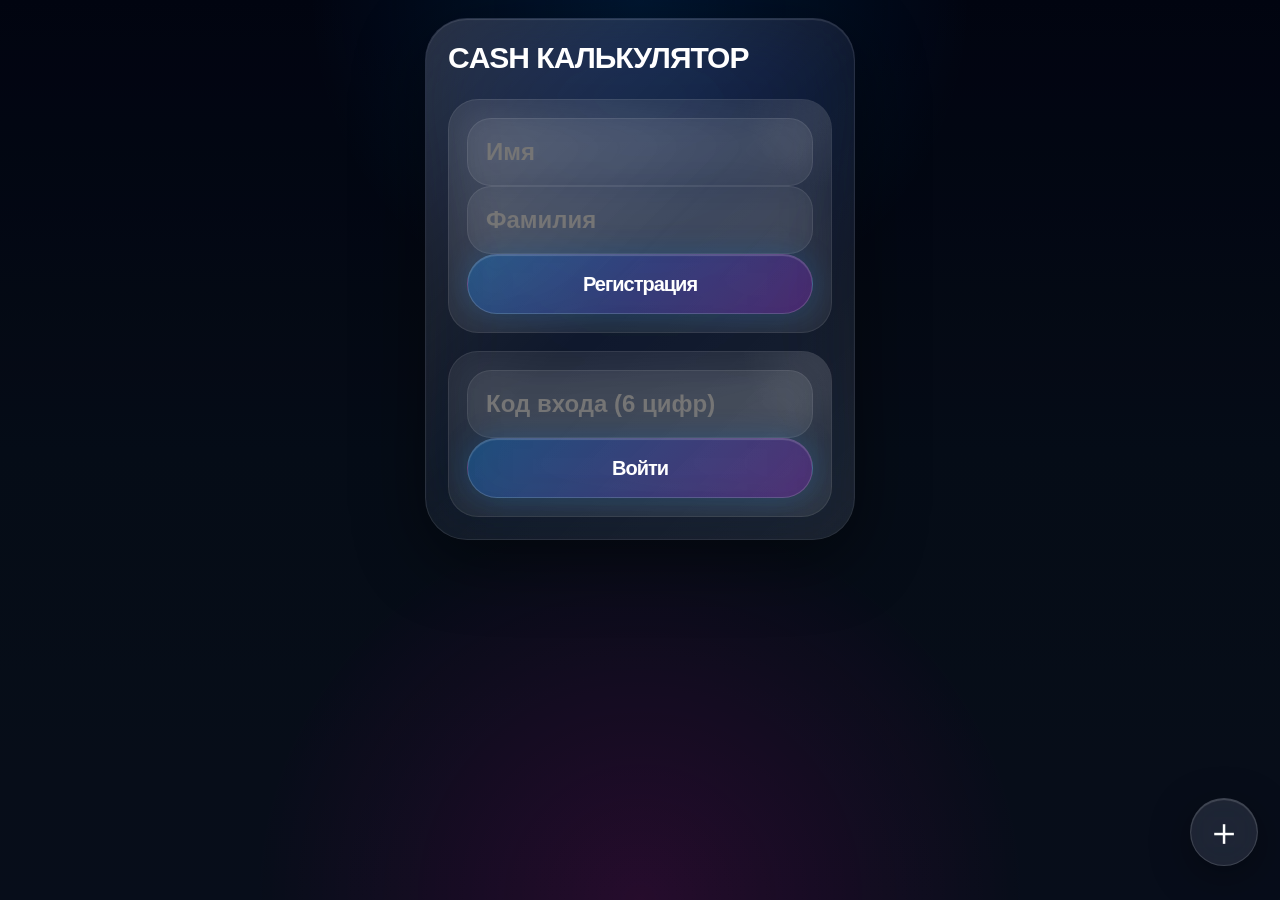
<file: Index.html>
<!DOCTYPE html>
<html lang="ru">

<head>

<meta charset="UTF-8"/>

<meta
name="viewport"
content="width=device-width, initial-scale=1.0, viewport-fit=cover"
/>

<meta
name="apple-mobile-web-app-capable"
content="yes"
/>

<meta
name="apple-mobile-web-app-status-bar-style"
content="black-translucent"
/>

<meta
name="theme-color"
content="#050816"
/>

<title>CASH КАЛЬКУЛЯТОР</title>

<style>

@font-face{
font-family:'SF Pro Display';
src:local('SF Pro Display');
}

:root{

--glass:
rgba(255,255,255,.07);

--border:
rgba(255,255,255,.12);

--text:
rgba(255,255,255,.96);

--sub:
rgba(255,255,255,.52);

--shadow:
0 20px 70px rgba(0,0,0,.45);

}

*{
margin:0;
padding:0;
box-sizing:border-box;
}

html{
scroll-behavior:smooth;
-webkit-tap-highlight-color:transparent;
}

body{

font-family:
'SF Pro Display',
-apple-system,
BlinkMacSystemFont,
sans-serif;

min-height:100vh;

padding:
max(18px, env(safe-area-inset-top))
18px
max(40px, env(safe-area-inset-bottom));

background:
linear-gradient(
180deg,
#020617,
#081120,
#0b1324
);

overflow-y:auto;

position:relative;

display:flex;
justify-content:center;

}

body::before{

content:'';

position:fixed;
inset:0;

background:
url('https://images.unsplash.com/photo-1519608487953-e999c86e7455?q=80&w=1600&auto=format&fit=crop')
center/cover;

filter:
blur(24px)
brightness(.35)
saturate(130%);

transform:scale(1.08);

z-index:-3;

}

body::after{

content:'';

position:fixed;
inset:0;

background:

radial-gradient(
circle at top,
rgba(0,140,255,.14),
transparent 30%
),

radial-gradient(
circle at bottom,
rgba(255,0,180,.12),
transparent 35%
),

rgba(0,0,0,.28);

z-index:-2;

}

.page{

width:100%;
max-width:430px;

display:flex;
flex-direction:column;

gap:18px;

}

.panel{

padding:22px;

border-radius:42px;

background:
rgba(255,255,255,.06);

backdrop-filter:
blur(42px)
saturate(180%);

-webkit-backdrop-filter:
blur(42px)
saturate(180%);

border:
1px solid rgba(255,255,255,.10);

box-shadow:

var(--shadow),

inset 0 1px 1px
rgba(255,255,255,.12);

display:flex;
flex-direction:column;

gap:18px;

position:relative;

overflow:hidden;

}

.panel::before{

content:'';

position:absolute;
inset:0;

background:
linear-gradient(
135deg,
rgba(255,255,255,.10),
transparent,
rgba(255,255,255,.04)
);

pointer-events:none;

}

.title{

font-size:30px;

font-weight:700;

letter-spacing:-1px;

color:white;

margin-bottom:6px;

}

.beta{
opacity:.55;
}

.glass-block{

padding:18px;

border-radius:30px;

background:
rgba(255,255,255,.05);

border:
1px solid rgba(255,255,255,.08);

backdrop-filter:
blur(24px);

-webkit-backdrop-filter:
blur(24px);

position:relative;

overflow:hidden;

}

.glass-block::before{

content:'';

position:absolute;

width:180px;
height:180px;

background:
radial-gradient(
circle,
rgba(255,255,255,.08),
transparent 70%
);

top:-90px;
right:-90px;

}

.big,
.kpi-label,
.hours-col label{

display:block;

font-size:14px;

font-weight:600;

color:var(--sub);

margin-bottom:12px;

padding-left:2px;

}

select,
input{

width:100%;

height:68px;

border:none;

outline:none;

border-radius:24px;

padding:0 18px;

background:
rgba(255,255,255,.06);

border:
1px solid rgba(255,255,255,.08);

color:white;

font-size:24px;

font-weight:700;

font-family:inherit;

appearance:none;

-webkit-appearance:none;

backdrop-filter:
blur(20px);

-webkit-backdrop-filter:
blur(20px);

}

input[type=range]{

height:12px;

padding:0;

border-radius:999px;

background:
rgba(255,255,255,.12);

}

.hours-block{

display:flex;
flex-direction:column;
gap:18px;

}

.hours-title{

font-size:22px;
font-weight:700;
letter-spacing:-1px;
color:white;

}

.hours-grid{

display:grid;

grid-template-columns:
1fr 1fr 1fr;

gap:12px;

}

.hours-col{

display:flex;
flex-direction:column;
gap:8px;

}

.hours-hint{

font-size:12px;

line-height:1.5;

color:
rgba(255,255,255,.38);

}

.kpi-title{

font-size:24px;
font-weight:700;
letter-spacing:-1px;
color:white;

}

.hint{

font-size:13px;
line-height:1.5;

color:
rgba(255,255,255,.42);

margin-top:-10px;

}

.kpi-row{

display:grid;

grid-template-columns:
1fr 1fr;

gap:14px;

}

.kpi-block{

display:flex;
flex-direction:column;
gap:14px;

}

.kpi-inputs{

display:flex;
flex-direction:column;
gap:12px;

}

.result-block{

padding:24px;

border-radius:34px;

background:
rgba(255,255,255,.05);

border:
1px solid rgba(255,255,255,.08);

display:flex;
flex-direction:column;
gap:20px;

backdrop-filter:
blur(24px);

}

.result-row{

display:flex;
justify-content:space-between;
align-items:center;

}

.res-label{

font-size:16px;

font-weight:600;

color:
rgba(255,255,255,.58);

}

.res-val{

font-size:21px;

font-weight:700;

letter-spacing:-.5px;

color:white;

}

.total{

padding-top:20px;

border-top:
1px solid rgba(255,255,255,.08);

}

.total .res-label,
.total .res-val{

font-size:34px;

font-weight:800;

letter-spacing:-1px;

color:white;

}

.calc-btn{

width:100%;

height:82px;

border:none;

border-radius:999px;

cursor:pointer;

background:
linear-gradient(
135deg,
rgba(0,140,255,.30),
rgba(170,0,255,.22)
);

backdrop-filter:
blur(40px);

color:white;

font-size:28px;

font-weight:700;

letter-spacing:-1px;

border:
1px solid rgba(255,255,255,.16);

box-shadow:

0 0 30px rgba(0,140,255,.20),

inset 0 1px 1px rgba(255,255,255,.18);

}

.slider-value{

margin-top:10px;

font-size:28px;

font-weight:700;

color:white;

text-align:center;

}

#funBtn{

position:fixed;

right:22px;

bottom:34px;

width:68px;
height:68px;

border:none;

border-radius:50%;

background:
rgba(255,255,255,.10);

backdrop-filter:
blur(30px)
saturate(180%);

border:
1px solid rgba(255,255,255,.14);

box-shadow:

0 10px 40px rgba(0,0,0,.35),

inset 0 1px 1px rgba(255,255,255,.18);

color:white;

font-size:38px;

font-weight:300;

cursor:pointer;

z-index:999;

}

#funPopup{

position:fixed;

left:50%;
bottom:120px;

transform:
translateX(-50%)
translateY(20px);

padding:18px 26px;

border-radius:28px;

background:
rgba(255,255,255,.10);

backdrop-filter:
blur(40px);

border:
1px solid rgba(255,255,255,.14);

color:white;

font-size:16px;

font-weight:600;

opacity:0;

pointer-events:none;

transition:.35s;

z-index:998;

}

#funPopup.show{

opacity:1;

transform:
translateX(-50%)
translateY(0);

}

.footer-glass{

width:100%;

text-align:center;

margin-top:22px;

padding-bottom:
max(10px, env(safe-area-inset-bottom));

font-size:13px;

font-weight:600;

color:
rgba(255,255,255,.35);

}

@media(max-width:480px){

.kpi-row{
grid-template-columns:1fr;
}

.hours-grid{
grid-template-columns:1fr;
}

.title{
font-size:26px;
}

.total .res-label,
.total .res-val{
font-size:26px;
}

}


.auth-screen,.profile-screen,.history-screen{max-width:430px;width:100%}
.hidden{display:none!important}
.history-item{margin-top:10px;padding:12px;border-radius:20px;background:rgba(255,255,255,.05);border:1px solid rgba(255,255,255,.08)}
.small-btn{height:60px;font-size:20px}
</style>

</head>

<body>


<div id="authScreen" class="page auth-screen">
<div class="panel">
<h1 class="title">CASH КАЛЬКУЛЯТОР</h1>
<div class="glass-block">
<input id="regName" placeholder="Имя">
<input id="regLast" placeholder="Фамилия">
<button class="calc-btn small-btn" onclick="registerUser()">Регистрация</button>
</div>
<div class="glass-block">
<input id="loginCode" placeholder="Код входа (6 цифр)">
<button class="calc-btn small-btn" onclick="loginUser()">Войти</button>
</div>
</div>
</div>

<div id="profileScreen" class="page profile-screen hidden">
<div class="panel">
<h1 class="title">Профиль</h1>
<div class="glass-block">
<div id="profileName"></div>
<div id="profileCode"></div>
</div>
<button class="calc-btn small-btn" onclick="openCalculator()">Открыть калькулятор</button>
<button class="calc-btn small-btn" onclick="showHistory()">История расчётов</button>
<button class="calc-btn small-btn" onclick="logout()">Выйти</button>
</div>
</div>

<div id="historyScreen" class="page history-screen hidden">
<div class="panel">
<h1 class="title">История</h1>
<div id="historyList"></div>
<button class="calc-btn small-btn" onclick="backProfile()">Назад</button>
</div>
</div>

<div class="page hidden" id="calculatorPage">

<div class="panel">

<h1 class="title">
CASH КАЛЬКУЛЯТОР
<span class="beta">БЛ</span>
</h1>

<div class="glass-block">

<label class="big">
Ставка / час
</label>

<input
type="range"
id="rateSlider"
min="100"
max="500"
value="250"
/>

<div
class="slider-value"
id="rateValue"
>
250 ₽
</div>

</div>

<div class="glass-block">

<label class="big">
Премия
</label>

<input
type="range"
id="premiumSlider"
min="100"
max="500"
value="250"
/>

<div
class="slider-value"
id="premiumValue"
>
250 ₽
</div>

</div>

<div class="glass-block">

<label class="big">
Формат точки
</label>

<select id="format">

<option value="BR">
BR
</option>

<option value="MAU">
MAU
</option>

</select>

</div>

<div class="glass-block hours-block">

<h3 class="hours-title">
Часы
</h3>

<div class="hours-grid">

<div class="hours-col">

<label>
с обедом
</label>

<input
id="hoursWith"
type="number"
placeholder="0"
/>

</div>

<div class="hours-col">

<label>
без обеда
</label>

<input
id="hoursWithout"
type="number"
placeholder="0"
/>

</div>

<div class="hours-col">

<label>
дополнительные
</label>

<input
id="hoursBuffer"
type="number"
placeholder="0"
/>

</div>

</div>

<p class="hours-hint">
брифы, обучение, праздничные и т.д.
</p>

</div>

<h2 class="kpi-title">
KPI
</h2>

<p class="hint">
Сумма весов KPI должна быть 100%
</p>

<div class="kpi-row">

<div class="glass-block kpi-block">

<label class="kpi-label">
KPI 1
</label>

<div class="kpi-inputs">

<input id="w1" type="number" placeholder="Вес %"/>
<input id="v1" type="number" placeholder="% выполнения"/>

</div>

</div>

<div class="glass-block kpi-block">

<label class="kpi-label">
KPI 2
</label>

<div class="kpi-inputs">

<input id="w2" type="number" placeholder="Вес %"/>
<input id="v2" type="number" placeholder="% выполнения"/>

</div>

</div>

</div>

<div class="kpi-row">

<div class="glass-block kpi-block">

<label class="kpi-label">
KPI 3
</label>

<div class="kpi-inputs">

<input id="w3" type="number" placeholder="Вес %"/>
<input id="v3" type="number" placeholder="% выполнения"/>

</div>

</div>

<div class="glass-block kpi-block">

<label class="kpi-label">
KPI 4
</label>

<div class="kpi-inputs">

<input id="w4" type="number" placeholder="Вес %"/>
<input id="v4" type="number" placeholder="% выполнения"/>

</div>

</div>

</div>

<button
class="calc-btn"
onclick="calculate()"
>
✦ Рассчитать
</button>
<button class="calc-btn small-btn" onclick="saveCalculation()">💾 Сохранить расчёт</button>

<div class="result-block">

<div class="result-row">
<div class="res-label">Ставка/час</div>
<div id="rate" class="res-val">—</div>
</div>

<div class="result-row">
<div class="res-label">Оклад</div>
<div id="oklad" class="res-val">—</div>
</div>

<div class="result-row">
<div class="res-label">Бонус</div>
<div id="bonus" class="res-val">—</div>
</div>

<div class="result-row total">
<div class="res-label">Итого</div>
<div id="total" class="res-val">—</div>
</div>

</div>

</div>

<div class="footer-glass">
СПИЗДИЛ КОД У САРАТОВА EGORKIN
</div>

</div>

<button id="funBtn">
＋
</button>

<div id="funPopup">
Пошел нахуй один долбоеб клиент.
</div>

<script>

const rateSlider =
document.getElementById('rateSlider');

const premiumSlider =
document.getElementById('premiumSlider');

const rateValue =
document.getElementById('rateValue');

const premiumValue =
document.getElementById('premiumValue');

function fmtMoney(n){
return Number(n).toFixed(2)+' ₽';
}

function normalizeKPIraw(raw){

const v = parseFloat(raw);

if(isNaN(v)) return null;
if(v < 80) return 0;
if(v >= 80 && v < 90) return 60;
if(v >= 90 && v < 100) return 80;
if(v === 100) return 100;

if(v > 100){

const over = v - 100;

return Math.min(
100 + over * 2.5,
125
);

}

return null;

}

function calculate(){

const baseRate =
parseFloat(rateSlider.value);

const premiumRate =
parseFloat(premiumSlider.value);

const format =
document.getElementById('format').value;

const hw =
parseFloat(document.getElementById('hoursWith').value) || 0;

const hwo =
parseFloat(document.getElementById('hoursWithout').value) || 0;

const buffer =
parseFloat(document.getElementById('hoursBuffer').value) || 0;

const rate =
format === 'MAU'
? baseRate * 1.10
: baseRate;

const oklad =
rate * (hw + buffer);

const bonusHour =
premiumRate;

const baseBonus =
bonusHour * hwo;

let bonus =
baseBonus;

const used = [];

for(let i=1;i<=4;i++){

const w =
parseFloat(document.getElementById('w'+i).value);

const v =
parseFloat(document.getElementById('v'+i).value);

if(!isNaN(w)||!isNaN(v)){

used.push({

w:isNaN(w)?0:w,
v:isNaN(v)?0:v

});

}

}

if(used.length > 0){

const sumW =
used.reduce((s,it)=>s+it.w,0);

const normalized =
sumW === 0
? used.map(()=>100/used.length)
: used.map(it=>(it.w/sumW)*100);

bonus = 0;

for(let i=0;i<used.length;i++){

const nRaw =
normalizeKPIraw(used[i].v);

const coefficient =
nRaw === null
? 0
: nRaw / 100;

bonus +=
(baseBonus / 100)
*
normalized[i]
*
coefficient;

}

}

const total =
oklad + bonus;

document.getElementById('rate').textContent =
fmtMoney(rate);

document.getElementById('oklad').textContent =
fmtMoney(oklad);

document.getElementById('bonus').textContent =
fmtMoney(bonus);

document.getElementById('total').textContent =
fmtMoney(total);

rateValue.textContent =
baseRate + ' ₽';

premiumValue.textContent =
premiumRate + ' ₽';

lastCalculation={
date:new Date().toLocaleString(),
total:fmtMoney(total),
rate:rate,
oklad:oklad,
bonus:bonus
};

}

document.querySelectorAll(
'input,select'
).forEach(el=>{

el.addEventListener('input',calculate);
el.addEventListener('change',calculate);

});

calculate();

const funBtn =
document.getElementById('funBtn');

const funPopup =
document.getElementById('funPopup');

funBtn.addEventListener(
'click',
()=>{

funPopup.classList.add('show');

setTimeout(()=>{

funPopup.classList.remove('show');

},2000);

}
);


let currentUser=null;
let lastCalculation=null;

function generateCode(){
 return Math.floor(100000+Math.random()*900000).toString();
}

function registerUser(){
 const first=document.getElementById('regName').value.trim();
 const last=document.getElementById('regLast').value.trim();
 if(!first||!last){alert('Введите имя и фамилию');return;}
 let code=generateCode();
 while(localStorage.getItem('user_'+code)){code=generateCode();}
 const user={first,last,code,history:[]};
 localStorage.setItem('user_'+code,JSON.stringify(user));
 alert('Сохраните код входа: '+code);
 loginByCode(code);
}

function loginUser(){
 loginByCode(document.getElementById('loginCode').value.trim());
}

function loginByCode(code){
 const raw=localStorage.getItem('user_'+code);
 if(!raw){alert('Пользователь не найден');return;}
 currentUser=code;
 localStorage.setItem('activeUser',code);
 const user=JSON.parse(raw);

 document.getElementById('authScreen').classList.add('hidden');
 document.getElementById('profileScreen').classList.remove('hidden');
 document.getElementById('calculatorPage').classList.add('hidden');
 document.getElementById('profileName').textContent=user.first+' '+user.last;
 document.getElementById('profileCode').textContent='Код: '+user.code;
}

function openCalculator(){
 document.getElementById('profileScreen').classList.add('hidden');
 document.getElementById('calculatorPage').classList.remove('hidden');
}

function backProfile(){
 document.getElementById('historyScreen').classList.add('hidden');
 document.getElementById('profileScreen').classList.remove('hidden');
}

function showHistory(){
 const user=JSON.parse(localStorage.getItem('user_'+currentUser));
 document.getElementById('profileScreen').classList.add('hidden');
 document.getElementById('historyScreen').classList.remove('hidden');
 const box=document.getElementById('historyList');
 box.innerHTML='';
 if(user.history.length===0){box.innerHTML='<div class="glass-block">История пуста</div>';return;}
 [...user.history].reverse().forEach(h=>{
   box.innerHTML += `<div class="history-item"><b>${h.total}</b><br>${h.date}</div>`;
 });
}

function saveCalculation(){
 if(!currentUser){alert('Войдите в аккаунт');return;}
 if(!lastCalculation){alert('Сначала выполните расчёт');return;}
 const user=JSON.parse(localStorage.getItem('user_'+currentUser));
 user.history.push(lastCalculation);
 localStorage.setItem('user_'+currentUser,JSON.stringify(user));
 alert('Расчёт сохранён');
}

function logout(){
 localStorage.removeItem('activeUser');
 location.reload();
}

window.addEventListener('load',()=>{
 const active=localStorage.getItem('activeUser');
 if(active){loginByCode(active);}
});

</script>

</body>
</html>
</file>
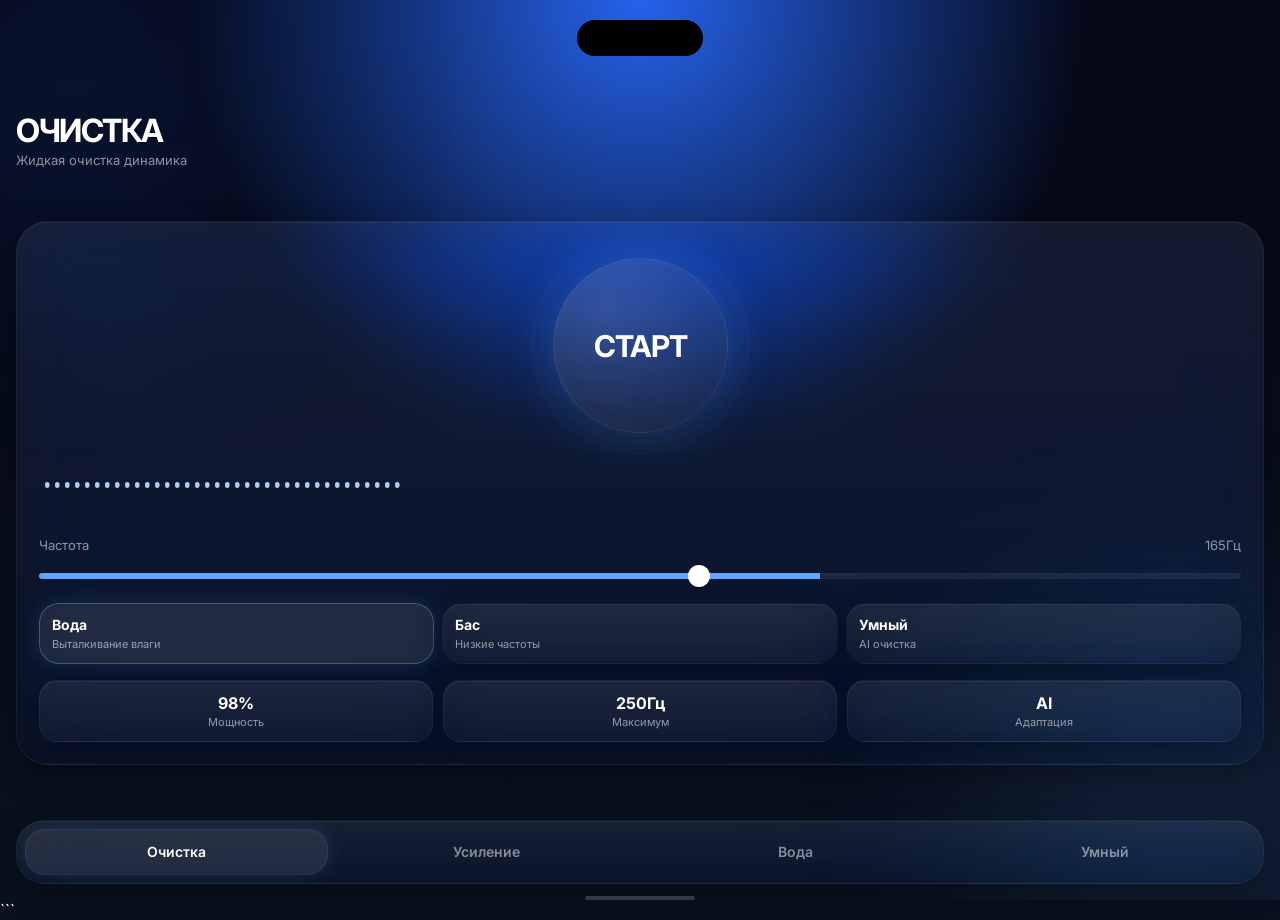
<file: index.html>
<!DOCTYPE html>
<html lang="ru">
<head>
<meta charset="UTF-8">
<meta name="viewport" content="width=device-width, initial-scale=1.0, maximum-scale=1.0, user-scalable=no">

<title>ОЧИСТКА</title>

<link href="https://fonts.googleapis.com/css2?family=Inter:wght@400;500;600;700&display=swap" rel="stylesheet">
<script src="https://telegram.org/js/telegram-web-app.js"></script>

<style>
* {
    margin: 0;
    padding: 0;
    box-sizing: border-box;
    -webkit-tap-highlight-color: transparent;
}

:root {
    --accent: #60a5fa;
    --accent2: #3b82f6;
    --bg1: #050816;
    --bg2: #09111f;
    --sub: rgba(255,255,255,.55);
}

body {
    min-height: 100dvh; /* Динамическая высота против багов мобильных шторк */
    overflow-x: hidden;
    overflow-y: auto; /* Включаем вертикальный скролл для параллакса */
    font-family: 'Inter', sans-serif;
    color: white;
    transition: background 1s ease;
    background: radial-gradient(circle at top, var(--accent2) 0%, transparent 40%),
                linear-gradient(180deg, var(--bg1), var(--bg2));
}

/* =========================
   MODES COLORS
========================= */
body.water {
    --accent: #60a5fa;
    --accent2: #2563eb;
    --bg1: #050816;
    --bg2: #09111f;
}

body.bass {
    --accent: #a855f7;
    --accent2: #7c3aed;
    --bg1: #12081c;
    --bg2: #170f2c;
}

body.smart {
    --accent: #22c55e;
    --accent2: #16a34a;
    --bg1: #07130d;
    --bg2: #0f1d14;
}

/* =========================
   AMBIENT (Параллакс-фон)
========================= */
.ambient {
    position: fixed; /* Фиксируем для качественного параллакса при скролле */
    inset: 0;
    overflow: hidden;
    pointer-events: none;
    z-index: 1;
}

.light {
    position: absolute;
    width: 350px;
    height: 350px;
    border-radius: 50%;
    filter: blur(130px);
    opacity: .16;
    transition: background 1s ease, transform 0.1s ease-out; /* Плавный сдвиг */
}

.light.one {
    background: var(--accent2);
    top: -100px;
    left: -100px;
}

.light.two {
    background: var(--accent);
    right: -80px;
    bottom: -80px;
}

/* =========================
   APP CONTAINER
========================= */
.app {
    position: relative;
    z-index: 2;
    min-height: 100dvh;
    display: flex;
    flex-direction: column;
    justify-content: space-between;
    padding: 16px;
    padding-bottom: env(safe-area-inset-bottom, 16px);
}

/* =========================
   ISLAND
========================= */
.island {
    width: 126px;
    height: 36px;
    margin: 4px auto 16px;
    border-radius: 30px;
    background: #000;
    display: flex;
    justify-content: center;
    align-items: center;
    overflow: hidden;
    transition: width .6s cubic-bezier(.2,.8,.2,1), height .6s cubic-bezier(.2,.8,.2,1);
}

.island.active {
    width: 250px;
    height: 80px;
}

.island-inner {
    opacity: 0;
    transform: translateY(10px);
    transition: .4s;
}

.island.active .island-inner {
    opacity: 1;
    transform: translateY(0);
}

.live {
    width: 8px;
    height: 8px;
    border-radius: 50%;
    background: var(--accent);
    animation: pulse 2s infinite;
}

@keyframes pulse {
    0%, 100% { transform: scale(1); opacity: 1; }
    50% { transform: scale(1.4); opacity: .4; }
}

/* =========================
   GLASS EFFECT
========================= */
.glass {
    position: relative;
    background: linear-gradient(180deg, rgba(255,255,255,.07), rgba(255,255,255,.02));
    border: 1px solid rgba(255,255,255,.05);
    backdrop-filter: blur(30px) saturate(180%);
    -webkit-backdrop-filter: blur(30px) saturate(180%);
    box-shadow: inset 0 1px 0 rgba(255,255,255,.05), 0 10px 30px rgba(0,0,0,.3);
    overflow: hidden;
}

/* =========================
   HEADER
========================= */
.header { margin-bottom: 14px; }
.logo h1 { font-size: 32px; letter-spacing: -1.5px; text-transform: uppercase; }
.logo p { font-size: 13px; color: var(--sub); margin-top: 2px; }

/* =========================
   HERO CARD
========================= */
.hero {
    border-radius: 32px;
    padding: 22px;
    margin-bottom: 16px;
}

/* =========================
   ORB (MAIN BUTTON)
========================= */
.orb-wrap {
    display: flex;
    justify-content: center;
    margin: 14px 0 22px;
}

.orb {
    position: relative;
    width: 175px; /* Немного скорректирован размер под любые экраны */
    height: 175px;
    border-radius: 50%;
    display: flex;
    justify-content: center;
    align-items: center;
    cursor: pointer;
    background: radial-gradient(circle at 30% 30%, rgba(255,255,255,.15), rgba(255,255,255,.02));
    border: 1px solid rgba(255,255,255,.08);
    box-shadow: inset 0 0 25px rgba(255,255,255,.03), 0 0 50px color-mix(in srgb, var(--accent) 25%, transparent);
    transition: transform 0.2s cubic-bezier(.2,.8,.2,1), box-shadow 1s ease;
    will-change: transform;
}

.orb.active { animation: breathe 2s infinite ease-in-out; }

@keyframes breathe {
    0%, 100% { transform: scale(1) translateY(var(--scroll-y, 0)); }
    50% { transform: scale(1.05) translateY(var(--scroll-y, 0)); }
}

.orb::before {
    content: '';
    position: absolute;
    width: 215px;
    height: 215px;
    border-radius: 50%;
    border: 1px solid rgba(255,255,255,.03);
}

.orb h2 {
    font-size: 30px;
    letter-spacing: -1px;
}

/* =========================
   VISUALIZER
========================= */
.visualizer {
    width: 100%;
    height: 60px;
    margin-bottom: 18px;
}

/* =========================
   SLIDER
========================= */
.control { margin-bottom: 20px; }
.control label {
    display: flex;
    justify-content: space-between;
    margin-bottom: 10px;
    font-size: 13px;
    color: var(--sub);
}

.slider {
    width: 100%;
    appearance: none;
    height: 6px;
    border-radius: 20px;
    background: linear-gradient(90deg, var(--accent) 65%, rgba(255,255,255,.08) 65%);
}

.slider::-webkit-slider-thumb {
    appearance: none;
    width: 22px;
    height: 22px;
    border-radius: 50%;
    background: white;
    border: 4px solid rgba(255,255,255,.1);
}

/* =========================
   MODES CARDS
========================= */
.modes {
    display: flex;
    gap: 8px;
    margin-bottom: 16px;
}

.mode {
    flex: 1;
    padding: 12px;
    border-radius: 20px;
    transition: transform .3s, background .3s, border .3s;
    cursor: pointer;
    border: 1px solid transparent;
}

.mode.active {
    background: rgba(255,255,255,.08);
    border: 1px solid color-mix(in srgb, var(--accent) 40%, transparent);
    box-shadow: 0 0 20px color-mix(in srgb, var(--accent) 15%, transparent);
}

.mode h4 { margin-bottom: 4px; font-size: 14px; }
.mode p { font-size: 11px; line-height: 1.3; color: var(--sub); }

/* =========================
   STATS
========================= */
.stats {
    display: grid;
    grid-template-columns: repeat(3, 1fr);
    gap: 10px;
}

.card { padding: 12px 6px; border-radius: 18px; text-align: center; }
.card h3 { font-size: 16px; margin-bottom: 2px; }
.card p { font-size: 11px; color: var(--sub); }

/* =========================
   DOCK (Нижний бар)
========================= */
.dock {
    display: flex;
    gap: 8px;
    padding: 8px;
    border-radius: 28px;
    position: relative;
    z-index: 10; /* Поверх всех слоев фона */
}

.dock-item {
    flex: 1;
    height: 46px;
    border-radius: 20px;
    display: flex;
    justify-content: center;
    align-items: center;
    font-size: 14px;
    font-weight: 600;
    color: rgba(255,255,255,.5);
    transition: all .3s ease;
    cursor: pointer;
}

.dock-item.active {
    color: white;
    background: rgba(255,255,255,.09);
    border: 1px solid rgba(255,255,255,.05);
    box-shadow: 0 0 20px color-mix(in srgb, var(--accent) 15%, transparent);
}

.homebar {
    width: 110px;
    height: 4px;
    border-radius: 30px;
    background: rgba(255,255,255,.2);
    margin: 12px auto 0;
}

/* =========================
   FLASH EFFECT
========================= */
.flash {
    position: fixed;
    inset: 0;
    background: radial-gradient(circle, color-mix(in srgb, var(--accent) 25%, transparent), transparent 75%);
    pointer-events: none;
    opacity: 0;
    z-index: 20;
}
.flash.active { animation: flash .6s ease; }
@keyframes flash {
    0% { opacity: 0; }
    30% { opacity: 1; }
    100% { opacity: 0; }
}
</style>
</head>
<body class="water">

<div class="flash" id="flash"></div>

<div class="ambient">
    <div class="light one" id="light1"></div>
    <div class="light two" id="light2"></div>
</div>

<div class="app">
    <div class="island" id="island">
        <div class="island-inner">
            <div style="display:flex; align-items:center; gap:10px;">
                <div class="live"></div>
                <div>
                    <div style="font-size:13px; font-weight:600;">Очистка активна</div>
                    <div id="islandText" style="font-size:11px; opacity:.6;">Режим: Вода</div>
                </div>
            </div>
        </div>
    </div>

    <div class="header">
        <div class="logo">
            <h1>Очистка</h1>
            <p>Жидкая очистка динамика</p>
        </div>
    </div>

    <div class="hero glass">
        <div class="orb-wrap">
            <div class="orb" id="orb">
                <h2 id="buttonText">СТАРТ</h2>
            </div>
        </div>

        <canvas class="visualizer" id="visualizer"></canvas>

        <div class="control">
            <label>
                <span>Частота</span>
                <span id="freq">165Гц</span>
            </label>
            <input type="range" class="slider" id="slider" min="0" max="300" value="165">
        </div>

        <div class="modes">
            <div class="mode glass active" data-mode="water">
                <h4>Вода</h4>
                <p>Выталкивание влаги</p>
            </div>
            <div class="mode glass" data-mode="bass">
                <h4>Бас</h4>
                <p>Низкие частоты</p>
            </div>
            <div class="mode glass" data-mode="smart">
                <h4>Умный</h4>
                <p>AI очистка</p>
            </div>
        </div>

        <div class="stats">
            <div class="card glass">
                <h3>98%</h3>
                <p>Мощность</p>
            </div>
            <div class="card glass">
                <h3 id="statFreq">250Гц</h3>
                <p>Максимум</p>
            </div>
            <div class="card glass">
                <h3 id="statType">AI</h3>
                <p>Адаптация</p>
            </div>
        </div>
    </div>

    <div class="bottom">
        <div class="dock glass">
            <div class="dock-item active" data-target="water">Очистка</div>
            <div class="dock-item" data-target="bass">Усиление</div>
            <div class="dock-item" data-target="water">Вода</div>
            <div class="dock-item" data-target="smart">Умный</div>
        </div>
        <div class="homebar"></div>
    </div>
</div>

<script>
/* =========================
   AUDIO & DATA LOGIC
========================= */
let audioContext;
let oscillator;
let gainNode;

let playing = false;
let currentMode = 'water';

const modeSettings = {
    water: { minF: 100, maxF: 250, type: 'sine', step: 0.4, label: 'Вода', stat: 'Мягко' },
    bass:  { minF: 30,  maxF: 100, type: 'triangle', step: 0.2, label: 'Бас', stat: 'Глубоко' },
    smart: { minF: 50,  maxF: 300, type: 'sawtooth', step: 0.8, label: 'Умный', stat: 'Агрес.' }
};

const orb = document.getElementById('orb');
const island = document.getElementById('island');
const buttonText = document.getElementById('buttonText');
const slider = document.getElementById('slider');
const freq = document.getElementById('freq');
const islandText = document.getElementById('islandText');
const statFreq = document.getElementById('statFreq');
const statType = document.getElementById('statType');
const flash = document.getElementById('flash');

const light1 = document.getElementById('light1');
const light2 = document.getElementById('light2');

function triggerHaptic(style = 'light') {
    if (window.Telegram && window.Telegram.WebApp && window.Telegram.WebApp.HapticFeedback) {
        window.Telegram.WebApp.HapticFeedback.impactOccurred(style);
    } else if (navigator.vibrate) {
        navigator.vibrate(style === 'heavy' ? [50] : [20]);
    }
}

function updateSliderUI(val) {
    freq.innerText = Math.floor(val) + 'Гц';
    let percent = (val / slider.max) * 100;
    slider.style.background = `linear-gradient(90deg, var(--accent) ${percent}%, rgba(255,255,255,.08) ${percent}%)`;
}

slider.addEventListener('input', () => {
    updateSliderUI(slider.value);
    if (oscillator) {
        oscillator.frequency.value = Number(slider.value);
    }
});

function switchMode(modeName) {
    if (currentMode === modeName) return;
    
    currentMode = modeName;
    document.body.className = currentMode;
    
    // Синхронизируем карточки режимов
    document.querySelectorAll('.mode').forEach(m => {
        m.classList.toggle('active', m.dataset.mode === currentMode);
    });

    // Синхронизируем нижний бар (Dock)
    document.querySelectorAll('.dock-item').forEach(t => {
        t.classList.toggle('active', t.dataset.target === currentMode);
    });

    let settings = modeSettings[currentMode];
    islandText.innerText = 'Режим: ' + settings.label;
    statFreq.innerText = settings.maxF + 'Гц';
    statType.innerText = settings.stat;
    
    if (playing) {
        stopAudio();
        startAudio();
    }

    flash.classList.remove('active');
    void flash.offsetWidth; 
    flash.classList.add('active');
}

function startAudio() {
    if (!audioContext) {
        audioContext = new (window.AudioContext || window.webkitAudioContext)();
    }
    if (audioContext.state === 'suspended') {
        audioContext.resume();
    }

    oscillator = audioContext.createOscillator();
    gainNode = audioContext.createGain();

    let settings = modeSettings[currentMode];
    oscillator.type = settings.type;
    
    if (slider.value < settings.minF || slider.value > settings.maxF) {
        slider.value = (settings.minF + settings.maxF) / 2;
    }
    
    oscillator.frequency.value = Number(slider.value);
    gainNode.gain.value = 0.25;

    oscillator.connect(gainNode);
    gainNode.connect(audioContext.destination);
    oscillator.start();
}

function stopAudio() {
    if (oscillator) {
        oscillator.stop();
        oscillator.disconnect();
        oscillator = null;
    }
}

orb.addEventListener('click', () => {
    triggerHaptic('heavy');
    if (!playing) {
        startAudio();
        orb.classList.add('active');
        island.classList.add('active');
        buttonText.innerText = 'СТОП';
        playing = true;
    } else {
        stopAudio();
        orb.classList.remove('active');
        island.classList.remove('active');
        buttonText.innerText = 'СТАРТ';
        playing = false;
    }
});

/* =========================
   КЛИКИ: РЕЖИМЫ И НИЖНИЙ БАР (DOCK)
========================= */
// Карточки в центре
document.querySelectorAll('.mode').forEach(mode => {
    mode.addEventListener('click', () => {
        triggerHaptic('medium');
        switchMode(mode.dataset.mode);
    });
});

// Кнопки в нижнем баре (Теперь они полностью рабочие)
document.querySelectorAll('.dock-item').forEach(tab => {
    tab.addEventListener('click', () => {
        triggerHaptic('light');
        const targetMode = tab.dataset.target;
        switchMode(targetMode);
    });
});

/* =========================
   КРАСИВЫЙ ПАРАЛЛАКС ПРИ СКРОЛЛЕ
========================= */
let currentScrollY = 0;

window.addEventListener('scroll', () => {
    currentScrollY = window.scrollY;

    // Сдвигаем фоновые сферы с разной скоростью (эффект глубины)
    light1.style.transform = `translateY(${currentScrollY * 0.4}px)`;
    light2.style.transform = `translateY(${currentScrollY * -0.25}px)`;

    // Плавное смещение центральной кнопки при скролле
    if (!playing) {
        orb.style.transform = `translateY(${currentScrollY * 0.12}px)`;
    } else {
        // Если играет анимация breathe, передаем переменную сдвига через CSS
        orb.style.setProperty('--scroll-y', `${currentScrollY * 0.12}px`);
    }
});

// Дополнительный параллакс от мыши/тачей
document.addEventListener('mousemove', (e) => {
    const x = (window.innerWidth / 2 - e.pageX) / 80;
    const y = (window.innerHeight / 2 - e.pageY) / 80;
    if (!playing) {
        orb.style.transform = `translate(${x}px, ${y + (currentScrollY * 0.12)}px)`;
    }
});

/* =========================
   VISUALIZER
========================= */
const canvas = document.getElementById('visualizer');
const ctx = canvas.getContext('2d');

function resizeCanvas() {
    canvas.width = canvas.offsetWidth;
    canvas.height = canvas.offsetHeight;
}
resizeCanvas();
window.addEventListener('resize', resizeCanvas);

function drawVisualizer() {
    requestAnimationFrame(drawVisualizer);
    ctx.clearRect(0, 0, canvas.width, canvas.height);
    
    const bars = 36;
    const gap = 10;
    let speedMult = currentMode === 'bass' ? 110 : (currentMode === 'smart' ? 75 : 170);

    for (let i = 0; i < bars; i++) {
        let wave = playing 
            ? Math.sin(Date.now() / speedMult + i * .45) * 16 + 24 
            : 6;
            
        let x = i * gap + 6;
        let y = canvas.height / 2 - wave / 2;
        
        let gradient = ctx.createLinearGradient(0, 0, 0, canvas.height);
        gradient.addColorStop(0, 'rgba(255,255,255,.95)');
        gradient.addColorStop(1, getComputedStyle(document.body).getPropertyValue('--accent'));
        
        ctx.fillStyle = gradient;
        ctx.beginPath();
        ctx.roundRect(x, y, 4.5, wave, 10);
        ctx.fill();
    }
}
drawVisualizer();

/* =========================
   AUTO SWEEP (Генератор волны частоты)
========================= */
setInterval(() => {
    if (playing) {
        let settings = modeSettings[currentMode];
        let value = Number(slider.value);
        
        value += settings.step;

        if (value > settings.maxF) {
            value = settings.minF; 
        }

        slider.value = value;
        updateSliderUI(value);

        if (oscillator) {
            oscillator.frequency.value = value;
        }
    }
}, 35);
</script>
</body>
</html>

```
</file>
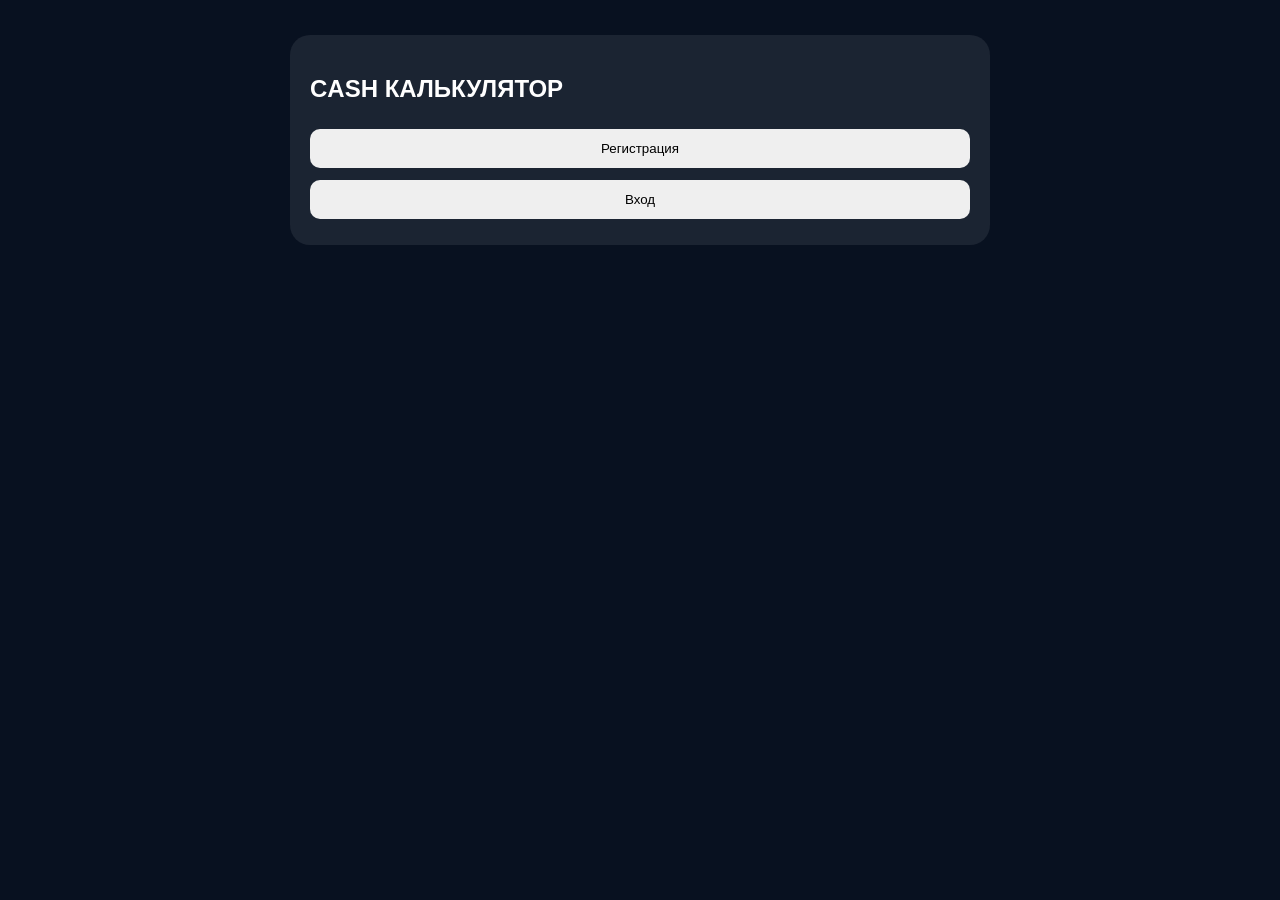
<file: CASH_CALCULATOR_AUTH.html>
<!DOCTYPE html>
<html lang="ru">
<head>
<meta charset="UTF-8">
<meta name="viewport" content="width=device-width, initial-scale=1.0">
<title>CASH КАЛЬКУЛЯТОР + Авторизация</title>
<style>
body{font-family:Arial,sans-serif;background:#081120;color:#fff;max-width:700px;margin:auto;padding:20px}
.card{background:rgba(255,255,255,.08);padding:20px;border-radius:20px;margin:15px 0}
input,button,select{width:100%;padding:12px;margin:6px 0;border-radius:10px;border:none}
button{cursor:pointer}
.hidden{display:none}
</style>
</head>
<body>

<div id="auth" class="card">
<h2>CASH КАЛЬКУЛЯТОР</h2>
<button onclick="showRegister()">Регистрация</button>
<button onclick="showLogin()">Вход</button>
</div>

<div id="register" class="card hidden">
<h3>Регистрация</h3>
<input id="firstName" placeholder="Имя">
<input id="lastName" placeholder="Фамилия">
<button onclick="registerUser()">Создать аккаунт</button>
</div>

<div id="login" class="card hidden">
<h3>Вход</h3>
<input id="loginCode" placeholder="Код доступа">
<button onclick="loginUser()">Войти</button>
</div>

<div id="profile" class="card hidden">
<h2 id="profileName"></h2>
<p>Код: <span id="profileCode"></span></p>
<button onclick="openCalc()">Открыть калькулятор</button>
<button onclick="logout()">Выйти</button>
<h3>История расчетов</h3>
<div id="history"></div>
</div>

<div id="calc" class="card hidden">
<h2>Калькулятор</h2>
<input id="amount" type="number" placeholder="Введите сумму">
<button onclick="calculate()">Рассчитать</button>
<div id="result">—</div>
<button onclick="saveCalculation()">Сохранить расчет</button>
</div>

<script>
let currentUser=null;
let lastCalculation=null;

function showRegister(){
document.getElementById('auth').classList.add('hidden');
document.getElementById('register').classList.remove('hidden');
}

function showLogin(){
document.getElementById('auth').classList.add('hidden');
document.getElementById('login').classList.remove('hidden');
}

function registerUser(){
const first=document.getElementById('firstName').value;
const last=document.getElementById('lastName').value;

if(!first||!last){alert('Заполните поля');return;}

const code=Math.floor(100000+Math.random()*900000).toString();

const user={first,last,code,history:[]};

localStorage.setItem('user_'+code,JSON.stringify(user));
localStorage.setItem('activeUser',code);

alert('Сохраните код: '+code);

loadProfile(code);
}

function loginUser(){
const code=document.getElementById('loginCode').value;
const user=localStorage.getItem('user_'+code);

if(!user){alert('Пользователь не найден');return;}

localStorage.setItem('activeUser',code);
loadProfile(code);
}

function loadProfile(code){
const user=JSON.parse(localStorage.getItem('user_'+code));

currentUser=code;

document.getElementById('register').classList.add('hidden');
document.getElementById('login').classList.add('hidden');
document.getElementById('auth').classList.add('hidden');
document.getElementById('profile').classList.remove('hidden');

document.getElementById('profileName').textContent=user.first+' '+user.last;
document.getElementById('profileCode').textContent=user.code;

renderHistory();
}

function renderHistory(){
const user=JSON.parse(localStorage.getItem('user_'+currentUser));
const box=document.getElementById('history');

box.innerHTML='';

user.history.slice().reverse().forEach(h=>{
box.innerHTML+=`<div class="card">Дата: ${h.date}<br>Итого: ${h.total}</div>`;
});
}

function openCalc(){
document.getElementById('calc').classList.remove('hidden');
}

function calculate(){
const value=Number(document.getElementById('amount').value||0);
const total=value*1.1;

document.getElementById('result').innerHTML='Итого: '+total.toFixed(2)+' ₽';

lastCalculation={
date:new Date().toLocaleString(),
total:total.toFixed(2)+' ₽'
};
}

function saveCalculation(){
if(!currentUser||!lastCalculation){return;}

const user=JSON.parse(localStorage.getItem('user_'+currentUser));
user.history.push(lastCalculation);

localStorage.setItem('user_'+currentUser,JSON.stringify(user));

renderHistory();
alert('Сохранено');
}

function logout(){
localStorage.removeItem('activeUser');
location.reload();
}

window.onload=()=>{
const active=localStorage.getItem('activeUser');
if(active && localStorage.getItem('user_'+active)){
loadProfile(active);
}
}
</script>

</body>
</html>
</file>
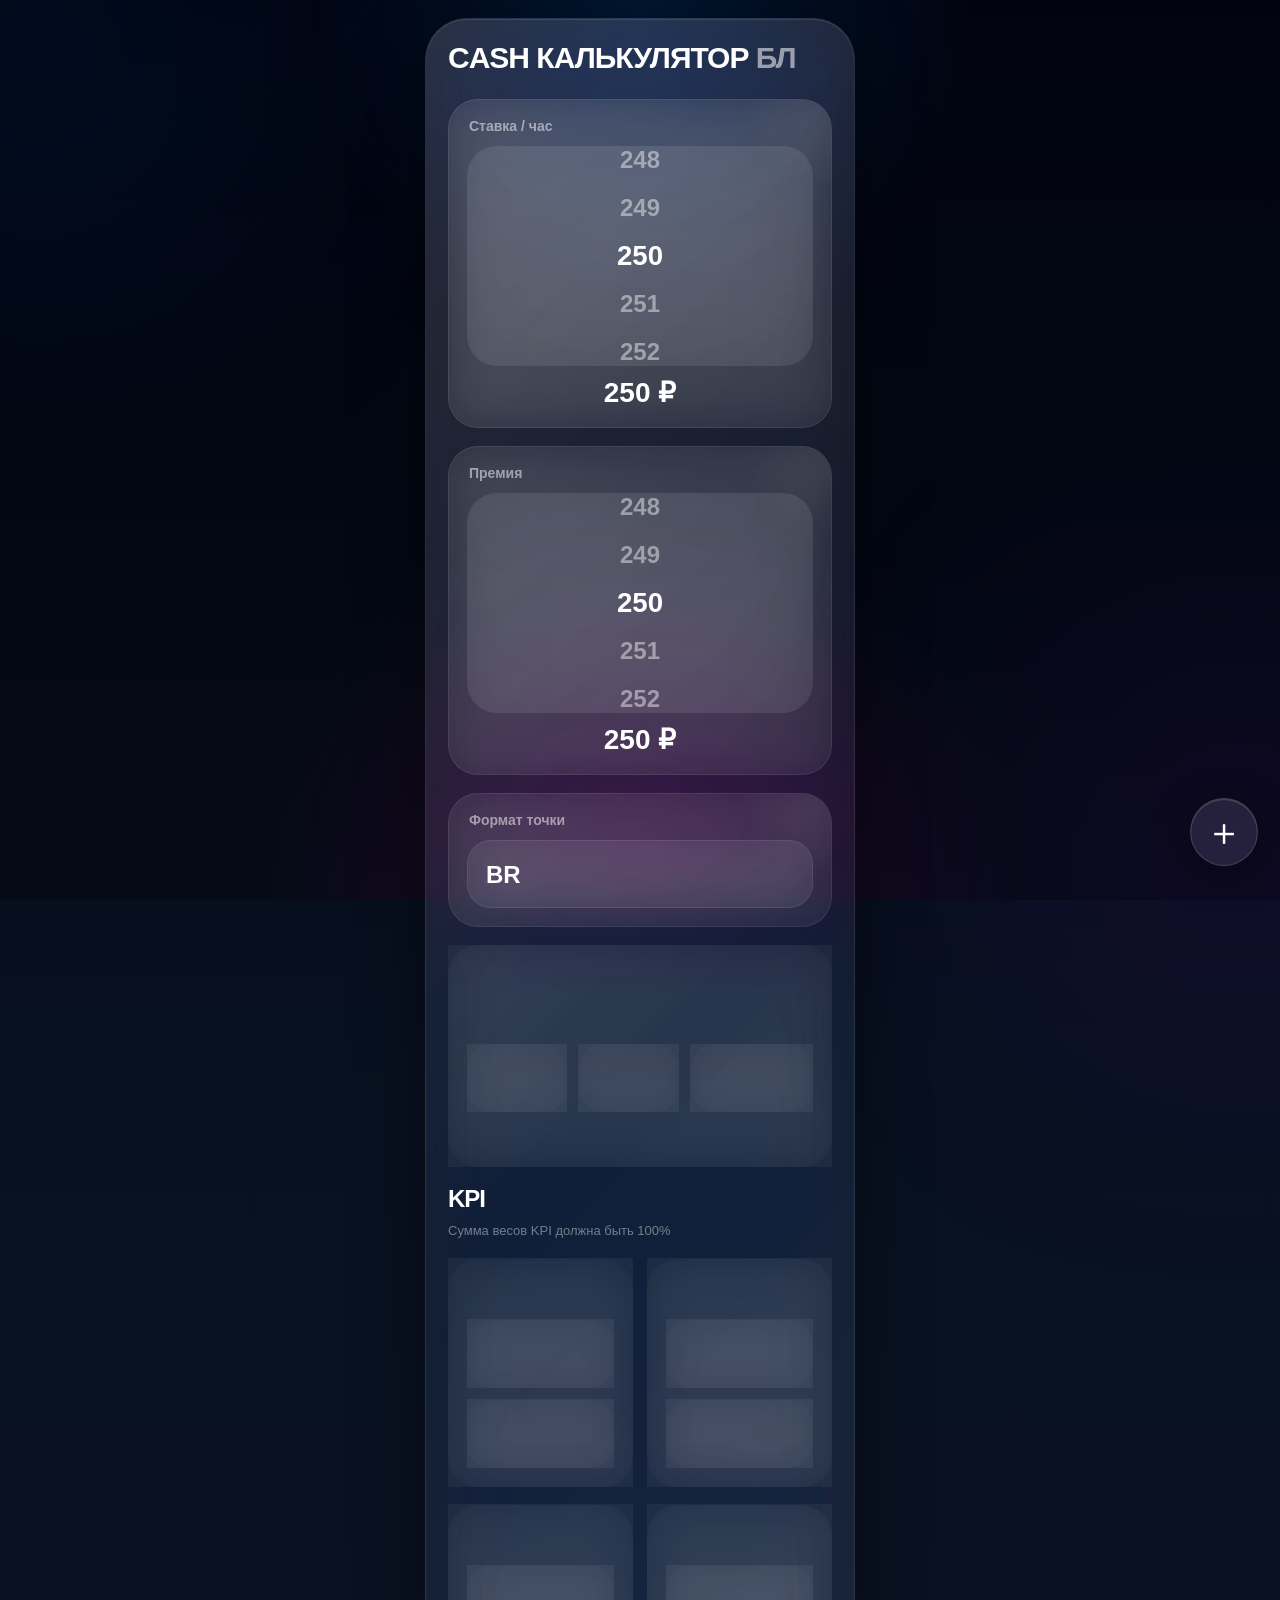
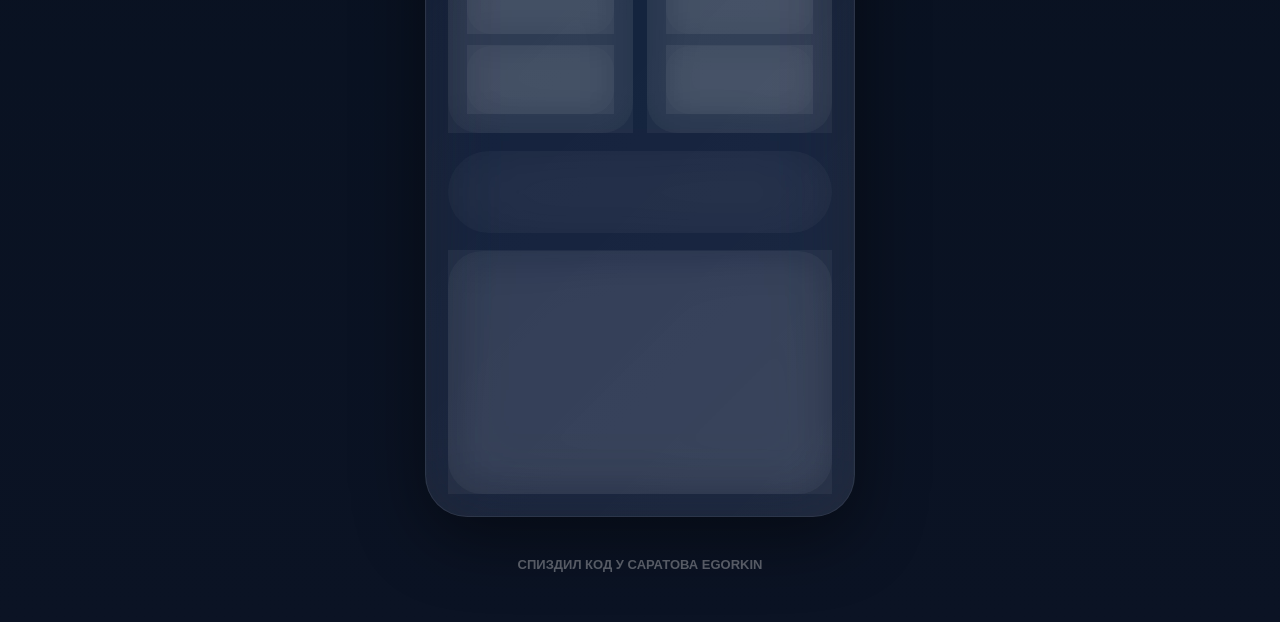
<file: CASH_V3_WHEEL_PICKER.html>
<!DOCTYPE html>
<html lang="ru">

<head>

<meta charset="UTF-8"/>

<meta
name="viewport"
content="width=device-width, initial-scale=1.0, viewport-fit=cover"
/>

<meta
name="apple-mobile-web-app-capable"
content="yes"
/>

<meta
name="apple-mobile-web-app-status-bar-style"
content="black-translucent"
/>

<meta
name="theme-color"
content="#050816"
/>

<title>CASH КАЛЬКУЛЯТОР</title>

<style>

@font-face{
font-family:'SF Pro Display';
src:local('SF Pro Display');
}

:root{

--glass:
rgba(255,255,255,.07);

--border:
rgba(255,255,255,.12);

--text:
rgba(255,255,255,.96);

--sub:
rgba(255,255,255,.52);

--shadow:
0 20px 70px rgba(0,0,0,.45);

}

*{
margin:0;
padding:0;
box-sizing:border-box;
}

html{
scroll-behavior:smooth;
-webkit-tap-highlight-color:transparent;
}

body{

font-family:
'SF Pro Display',
-apple-system,
BlinkMacSystemFont,
sans-serif;

min-height:100vh;

padding:
max(18px, env(safe-area-inset-top))
18px
max(40px, env(safe-area-inset-bottom));

background:
linear-gradient(
180deg,
#020617,
#081120,
#0b1324
);

overflow-y:auto;

position:relative;

display:flex;
justify-content:center;

}

body::before{

content:'';

position:fixed;
inset:0;

background:
url('https://images.unsplash.com/photo-1519608487953-e999c86e7455?q=80&w=1600&auto=format&fit=crop')
center/cover;

filter:
blur(24px)
brightness(.35)
saturate(130%);

transform:scale(1.08);

z-index:-3;

}

body::after{

content:'';

position:fixed;
inset:0;

background:

radial-gradient(
circle at top,
rgba(0,140,255,.14),
transparent 30%
),

radial-gradient(
circle at bottom,
rgba(255,0,180,.12),
transparent 35%
),

rgba(0,0,0,.28);

z-index:-2;

}

.page{

width:100%;
max-width:430px;

display:flex;
flex-direction:column;

gap:18px;

}

.panel{

padding:22px;

border-radius:42px;

background:
rgba(255,255,255,.06);

backdrop-filter:
blur(42px)
saturate(180%);

-webkit-backdrop-filter:
blur(42px)
saturate(180%);

border:
1px solid rgba(255,255,255,.10);

box-shadow:

var(--shadow),

inset 0 1px 1px
rgba(255,255,255,.12);

display:flex;
flex-direction:column;

gap:18px;

position:relative;

overflow:hidden;

}

.panel::before{

content:'';

position:absolute;
inset:0;

background:
linear-gradient(
135deg,
rgba(255,255,255,.10),
transparent,
rgba(255,255,255,.04)
);

pointer-events:none;

}

.title{

font-size:30px;

font-weight:700;

letter-spacing:-1px;

color:white;

margin-bottom:6px;

}

.beta{
opacity:.55;
}

.glass-block{

padding:18px;

border-radius:30px;

background:
rgba(255,255,255,.05);

border:
1px solid rgba(255,255,255,.08);

backdrop-filter:
blur(24px);

-webkit-backdrop-filter:
blur(24px);

position:relative;

overflow:hidden;

}

.glass-block::before{

content:'';

position:absolute;

width:180px;
height:180px;

background:
radial-gradient(
circle,
rgba(255,255,255,.08),
transparent 70%
);

top:-90px;
right:-90px;

}

.big,
.kpi-label,
.hours-col label{

display:block;

font-size:14px;

font-weight:600;

color:var(--sub);

margin-bottom:12px;

padding-left:2px;

}

select,
input{

width:100%;

height:68px;

border:none;

outline:none;

border-radius:24px;

padding:0 18px;

background:
rgba(255,255,255,.06);

border:
1px solid rgba(255,255,255,.08);

color:white;

font-size:24px;

font-weight:700;

font-family:inherit;

appearance:none;

-webkit-appearance:none;

backdrop-filter:
blur(20px);

-webkit-backdrop-filter:
blur(20px);

}

input[type=range]{

height:12px;

padding:0;

border-radius:999px;

background:
rgba(255,255,255,.12);

}

.hours-block{

display:flex;
flex-direction:column;
gap:18px;

}

.hours-title{

font-size:22px;
font-weight:700;
letter-spacing:-1px;
color:white;

}

.hours-grid{

display:grid;

grid-template-columns:
1fr 1fr 1fr;

gap:12px;

}

.hours-col{

display:flex;
flex-direction:column;
gap:8px;

}

.hours-hint{

font-size:12px;

line-height:1.5;

color:
rgba(255,255,255,.38);

}

.kpi-title{

font-size:24px;
font-weight:700;
letter-spacing:-1px;
color:white;

}

.hint{

font-size:13px;
line-height:1.5;

color:
rgba(255,255,255,.42);

margin-top:-10px;

}

.kpi-row{

display:grid;

grid-template-columns:
1fr 1fr;

gap:14px;

}

.kpi-block{

display:flex;
flex-direction:column;
gap:14px;

}

.kpi-inputs{

display:flex;
flex-direction:column;
gap:12px;

}

.result-block{

padding:24px;

border-radius:34px;

background:
rgba(255,255,255,.05);

border:
1px solid rgba(255,255,255,.08);

display:flex;
flex-direction:column;
gap:20px;

backdrop-filter:
blur(24px);

}

.result-row{

display:flex;
justify-content:space-between;
align-items:center;

}

.res-label{

font-size:16px;

font-weight:600;

color:
rgba(255,255,255,.58);

}

.res-val{

font-size:21px;

font-weight:700;

letter-spacing:-.5px;

color:white;

}

.total{

padding-top:20px;

border-top:
1px solid rgba(255,255,255,.08);

}

.total .res-label,
.total .res-val{

font-size:34px;

font-weight:800;

letter-spacing:-1px;

color:white;

}

.calc-btn{

width:100%;

height:82px;

border:none;

border-radius:999px;

cursor:pointer;

background:
linear-gradient(
135deg,
rgba(0,140,255,.30),
rgba(170,0,255,.22)
);

backdrop-filter:
blur(40px);

color:white;

font-size:28px;

font-weight:700;

letter-spacing:-1px;

border:
1px solid rgba(255,255,255,.16);

box-shadow:

0 0 30px rgba(0,140,255,.20),

inset 0 1px 1px rgba(255,255,255,.18);

}

.slider-value{

margin-top:10px;

font-size:28px;

font-weight:700;

color:white;

text-align:center;

}

#funBtn{

position:fixed;

right:22px;

bottom:34px;

width:68px;
height:68px;

border:none;

border-radius:50%;

background:
rgba(255,255,255,.10);

backdrop-filter:
blur(30px)
saturate(180%);

border:
1px solid rgba(255,255,255,.14);

box-shadow:

0 10px 40px rgba(0,0,0,.35),

inset 0 1px 1px rgba(255,255,255,.18);

color:white;

font-size:38px;

font-weight:300;

cursor:pointer;

z-index:999;

}

#funPopup{

position:fixed;

left:50%;
bottom:120px;

transform:
translateX(-50%)
translateY(20px);

padding:18px 26px;

border-radius:28px;

background:
rgba(255,255,255,.10);

backdrop-filter:
blur(40px);

border:
1px solid rgba(255,255,255,.14);

color:white;

font-size:16px;

font-weight:600;

opacity:0;

pointer-events:none;

transition:.35s;

z-index:998;

}

#funPopup.show{

opacity:1;

transform:
translateX(-50%)
translateY(0);

}

.footer-glass{

width:100%;

text-align:center;

margin-top:22px;

padding-bottom:
max(10px, env(safe-area-inset-bottom));

font-size:13px;

font-weight:600;

color:
rgba(255,255,255,.35);

}

@media(max-width:480px){

.kpi-row{
grid-template-columns:1fr;
}

.hours-grid{
grid-template-columns:1fr;
}

.title{
font-size:26px;
}

.total .res-label,
.total .res-val{
font-size:26px;
}

}


.wheel-picker{
height:220px;
overflow-y:auto;
scroll-snap-type:y mandatory;
padding:86px 0;
border-radius:30px;
background:rgba(255,255,255,.08);
backdrop-filter:blur(50px) saturate(200%);
position:relative;
}
.wheel-picker::before{
content:'';
position:absolute;
left:10px;right:10px;top:86px;
height:48px;
border-radius:18px;
background:rgba(255,255,255,.12);
border:1px solid rgba(255,255,255,.18);
pointer-events:none;
}
.wheel-item{
height:48px;
display:flex;
align-items:center;
justify-content:center;
font-size:24px;
font-weight:700;
scroll-snap-align:center;
color:rgba(255,255,255,.45);
transition:.25s;
}
.wheel-item.active{
color:#fff;
transform:scale(1.15);
}
.orbA,.orbB{
position:fixed;border-radius:50%;pointer-events:none;z-index:-1;
filter:blur(140px);
}
.orbA{width:280px;height:280px;left:-100px;top:-80px;background:rgba(0,140,255,.18);}
.orbB{width:280px;height:280px;right:-100px;bottom:-80px;background:rgba(180,0,255,.18);}

</style>

</head>

<body><div class='orbA'></div><div class='orbB'></div>

<div class="page">

<div class="panel">

<h1 class="title">
CASH КАЛЬКУЛЯТОР
<span class="beta">БЛ</span>
</h1>

<div class="glass-block">

<label class="big">
Ставка / час
</label>

<div class="wheel-picker" id="ratePicker"></div>
<div class="slider-value" id="rateValue">250 ₽</div>

</div>

<div class="glass-block">

<label class="big">
Премия
</label>

<div class="wheel-picker" id="premiumPicker"></div>
<div class="slider-value" id="premiumValue">250 ₽</div>

</div>

<div class="glass-block">

<label class="big">
Формат точки
</label>

<select id="format">

<option value="BR">
BR
</option>

<option value="MAU">
MAU
</option>

</select>

</div>

<div class="glass-block hours-block">

<h3 class="hours-title">
Часы
</h3>

<div class="hours-grid">

<div class="hours-col">

<label>
с обедом
</label>

<input
id="hoursWith"
type="number"
placeholder="0"
/>

</div>

<div class="hours-col">

<label>
без обеда
</label>

<input
id="hoursWithout"
type="number"
placeholder="0"
/>

</div>

<div class="hours-col">

<label>
дополнительные
</label>

<input
id="hoursBuffer"
type="number"
placeholder="0"
/>

</div>

</div>

<p class="hours-hint">
брифы, обучение, праздничные и т.д.
</p>

</div>

<h2 class="kpi-title">
KPI
</h2>

<p class="hint">
Сумма весов KPI должна быть 100%
</p>

<div class="kpi-row">

<div class="glass-block kpi-block">

<label class="kpi-label">
KPI 1
</label>

<div class="kpi-inputs">

<input id="w1" type="number" placeholder="Вес %"/>
<input id="v1" type="number" placeholder="% выполнения"/>

</div>

</div>

<div class="glass-block kpi-block">

<label class="kpi-label">
KPI 2
</label>

<div class="kpi-inputs">

<input id="w2" type="number" placeholder="Вес %"/>
<input id="v2" type="number" placeholder="% выполнения"/>

</div>

</div>

</div>

<div class="kpi-row">

<div class="glass-block kpi-block">

<label class="kpi-label">
KPI 3
</label>

<div class="kpi-inputs">

<input id="w3" type="number" placeholder="Вес %"/>
<input id="v3" type="number" placeholder="% выполнения"/>

</div>

</div>

<div class="glass-block kpi-block">

<label class="kpi-label">
KPI 4
</label>

<div class="kpi-inputs">

<input id="w4" type="number" placeholder="Вес %"/>
<input id="v4" type="number" placeholder="% выполнения"/>

</div>

</div>

</div>

<button
class="calc-btn"
onclick="calculate()"
>
✦ Рассчитать
</button>

<div class="result-block">

<div class="result-row">
<div class="res-label">Ставка/час</div>
<div id="rate" class="res-val">—</div>
</div>

<div class="result-row">
<div class="res-label">Оклад</div>
<div id="oklad" class="res-val">—</div>
</div>

<div class="result-row">
<div class="res-label">Бонус</div>
<div id="bonus" class="res-val">—</div>
</div>

<div class="result-row total">
<div class="res-label">Итого</div>
<div id="total" class="res-val">—</div>
</div>

</div>

</div>

<div class="footer-glass">
СПИЗДИЛ КОД У САРАТОВА EGORKIN
</div>

</div>

<button id="funBtn">
＋
</button>

<div id="funPopup">
Пошел нахуй один долбоеб клиент.
</div>

<script>

let selectedRate=250; let selectedPremium=250;

const premiumSlider =
document.getElementById('premiumSlider');

const rateValue =
document.getElementById('rateValue');

const premiumValue =
document.getElementById('premiumValue');

function fmtMoney(n){
return Number(n).toFixed(2)+' ₽';
}

function normalizeKPIraw(raw){

const v = parseFloat(raw);

if(isNaN(v)) return null;
if(v < 80) return 0;
if(v >= 80 && v < 90) return 60;
if(v >= 90 && v < 100) return 80;
if(v === 100) return 100;

if(v > 100){

const over = v - 100;

return Math.min(
100 + over * 2.5,
125
);

}

return null;

}

function calculate(){

const baseRate =
selectedRate;

const premiumRate =
selectedPremium;

const format =
document.getElementById('format').value;

const hw =
parseFloat(document.getElementById('hoursWith').value) || 0;

const hwo =
parseFloat(document.getElementById('hoursWithout').value) || 0;

const buffer =
parseFloat(document.getElementById('hoursBuffer').value) || 0;

const rate =
format === 'MAU'
? baseRate * 1.10
: baseRate;

const oklad =
rate * (hw + buffer);

const bonusHour =
premiumRate;

const baseBonus =
bonusHour * hwo;

let bonus =
baseBonus;

const used = [];

for(let i=1;i<=4;i++){

const w =
parseFloat(document.getElementById('w'+i).value);

const v =
parseFloat(document.getElementById('v'+i).value);

if(!isNaN(w)||!isNaN(v)){

used.push({

w:isNaN(w)?0:w,
v:isNaN(v)?0:v

});

}

}

if(used.length > 0){

const sumW =
used.reduce((s,it)=>s+it.w,0);

const normalized =
sumW === 0
? used.map(()=>100/used.length)
: used.map(it=>(it.w/sumW)*100);

bonus = 0;

for(let i=0;i<used.length;i++){

const nRaw =
normalizeKPIraw(used[i].v);

const coefficient =
nRaw === null
? 0
: nRaw / 100;

bonus +=
(baseBonus / 100)
*
normalized[i]
*
coefficient;

}

}

const total =
oklad + bonus;

document.getElementById('rate').textContent =
fmtMoney(rate);

document.getElementById('oklad').textContent =
fmtMoney(oklad);

document.getElementById('bonus').textContent =
fmtMoney(bonus);

document.getElementById('total').textContent =
fmtMoney(total);

rateValue.textContent =
baseRate + ' ₽';

premiumValue.textContent =
premiumRate + ' ₽';

}

document.querySelectorAll(
'input,select'
).forEach(el=>{

el.addEventListener('input',calculate);
el.addEventListener('change',calculate);

});

calculate();

const funBtn =
document.getElementById('funBtn');

const funPopup =
document.getElementById('funPopup');

funBtn.addEventListener(
'click',
()=>{

funPopup.classList.add('show');

setTimeout(()=>{

funPopup.classList.remove('show');

},2000);

}
);


function buildWheel(id,start,end,selected,cb){
 const el=document.getElementById(id);
 for(let i=start;i<=end;i++){
   const d=document.createElement('div');
   d.className='wheel-item';
   d.textContent=i;
   el.appendChild(d);
 }
 const update=()=>{
   const idx=Math.round(el.scrollTop/48);
   const val=start+idx;
   el.querySelectorAll('.wheel-item').forEach(x=>x.classList.remove('active'));
   const item=el.querySelectorAll('.wheel-item')[idx];
   if(item)item.classList.add('active');
   if(navigator.vibrate) navigator.vibrate(5);
   cb(val);
 };
 el.addEventListener('scroll',()=>{
   clearTimeout(el._t);
   el._t=setTimeout(update,60);
 });
 el.scrollTop=(selected-start)*48;
 update();
}

buildWheel('ratePicker',100,500,250,v=>{
 selectedRate=v;
 document.getElementById('rateValue').textContent=v+' ₽';
 calculate();
});

buildWheel('premiumPicker',100,500,250,v=>{
 selectedPremium=v;
 document.getElementById('premiumValue').textContent=v+' ₽';
 calculate();
});

document.addEventListener('mousemove',(e)=>{
 const x=(e.clientX/window.innerWidth-.5)*5;
 const y=(e.clientY/window.innerHeight-.5)*5;
 document.querySelectorAll('.glass-block').forEach(el=>{
  el.style.transform=`rotateY(${x}deg) rotateX(${-y}deg)`;
 });
});

</script>

</body>
</html>
</file>
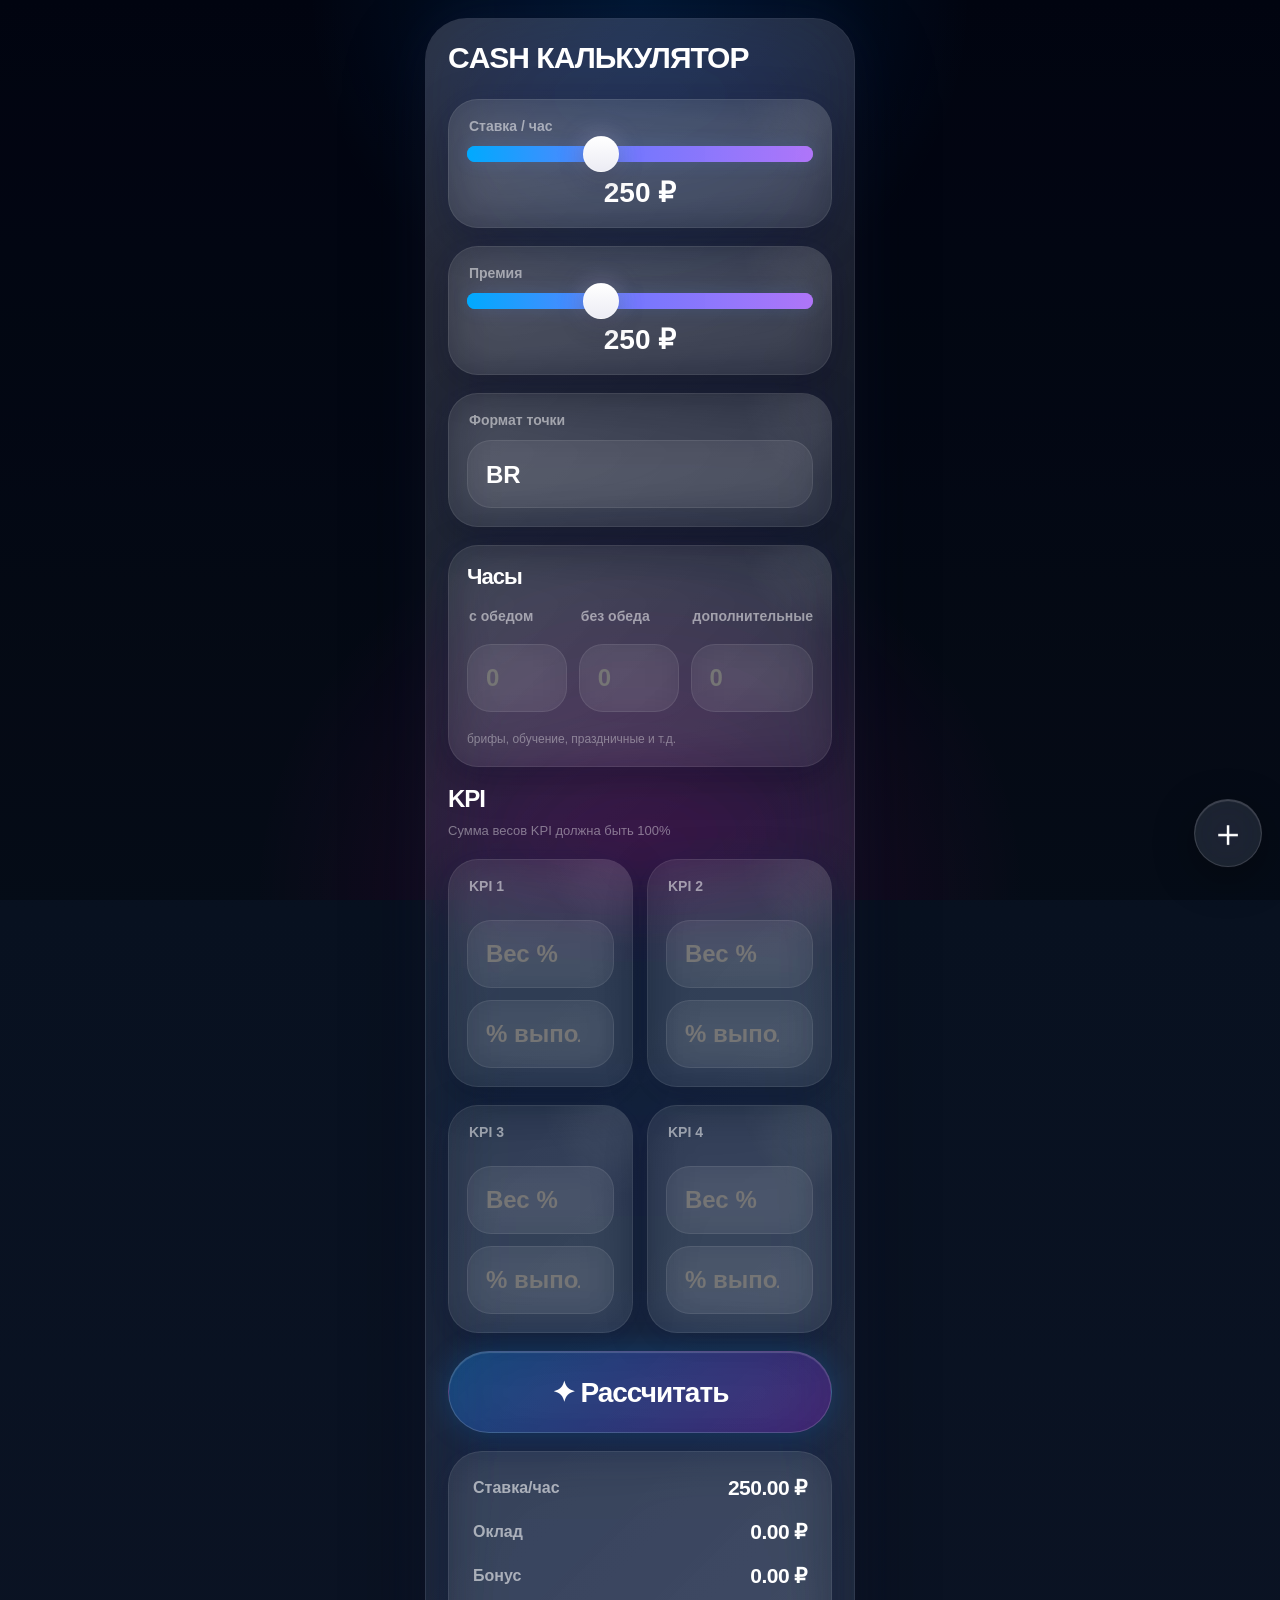
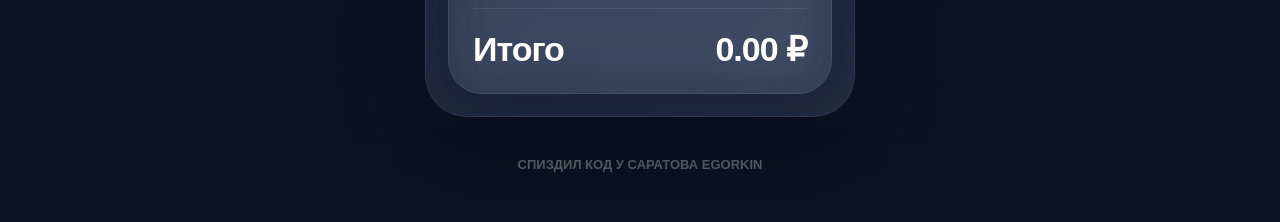
<file: index 2.html>
<!DOCTYPE html>
<html lang="ru">

<head>

<meta charset="UTF-8"/>

<meta
name="viewport"
content="width=device-width, initial-scale=1.0, viewport-fit=cover"
/>

<meta
name="apple-mobile-web-app-capable"
content="yes"
/>

<meta
name="apple-mobile-web-app-status-bar-style"
content="black-translucent"
/>

<meta
name="theme-color"
content="#050816"
/>

<title>CASH КАЛЬКУЛЯТОР</title>

<style>

@font-face{
font-family:'SF Pro Display';
src:local('SF Pro Display');
}

:root{

--glass:
rgba(255,255,255,.07);

--border:
rgba(255,255,255,.12);

--text:
rgba(255,255,255,.96);

--sub:
rgba(255,255,255,.52);

--shadow:
0 20px 70px rgba(0,0,0,.45);

}

*{
margin:0;
padding:0;
box-sizing:border-box;
}

html{
scroll-behavior:smooth;
-webkit-tap-highlight-color:transparent;
}

body{

font-family:
'SF Pro Display',
-apple-system,
BlinkMacSystemFont,
sans-serif;

min-height:100vh;

padding:
max(18px, env(safe-area-inset-top))
18px
max(40px, env(safe-area-inset-bottom));

background:
linear-gradient(
180deg,
#020617,
#081120,
#0b1324
);

overflow-y:auto;

position:relative;

display:flex;
justify-content:center;

}

body::before{

content:'';

position:fixed;
inset:0;

background:
url('https://images.unsplash.com/photo-1519608487953-e999c86e7455?q=80&w=1600&auto=format&fit=crop')
center/cover;

filter:
blur(24px)
brightness(.35)
saturate(130%);

transform:scale(1.08);

z-index:-3;

}

body::after{

content:'';

position:fixed;
inset:0;

background:

radial-gradient(
circle at top,
rgba(0,140,255,.14),
transparent 30%
),

radial-gradient(
circle at bottom,
rgba(255,0,180,.12),
transparent 35%
),

rgba(0,0,0,.28);

z-index:-2;

}

.page{

width:100%;
max-width:430px;

display:flex;
flex-direction:column;

gap:18px;

}

.panel{

padding:22px;

border-radius:42px;

background:
rgba(255,255,255,.06);

backdrop-filter:
blur(42px)
saturate(180%);

-webkit-backdrop-filter:
blur(42px)
saturate(180%);

border:
1px solid rgba(255,255,255,.10);

box-shadow:

var(--shadow),

inset 0 1px 1px
rgba(255,255,255,.12);

display:flex;
flex-direction:column;

gap:18px;

position:relative;

overflow:hidden;

}

.panel::before{

content:'';

position:absolute;
inset:0;

background:
linear-gradient(
135deg,
rgba(255,255,255,.10),
transparent,
rgba(255,255,255,.04)
);

pointer-events:none;

}

.title{

font-size:30px;

font-weight:700;

letter-spacing:-1px;

color:white;

margin-bottom:6px;

}

.beta{
opacity:.55;
}

.glass-block{

padding:18px;

border-radius:30px;

background:
rgba(255,255,255,.05);

border:
1px solid rgba(255,255,255,.08);

backdrop-filter:
blur(24px);

-webkit-backdrop-filter:
blur(24px);

position:relative;

overflow:hidden;

}

.glass-block::before{

content:'';

position:absolute;

width:180px;
height:180px;

background:
radial-gradient(
circle,
rgba(255,255,255,.08),
transparent 70%
);

top:-90px;
right:-90px;

}

.big,
.kpi-label,
.hours-col label{

display:block;

font-size:14px;

font-weight:600;

color:var(--sub);

margin-bottom:12px;

padding-left:2px;

}

select,
input{

width:100%;

height:68px;

border:none;

outline:none;

border-radius:24px;

padding:0 18px;

background:
rgba(255,255,255,.06);

border:
1px solid rgba(255,255,255,.08);

color:white;

font-size:24px;

font-weight:700;

font-family:inherit;

appearance:none;

-webkit-appearance:none;

backdrop-filter:
blur(20px);

-webkit-backdrop-filter:
blur(20px);

}

input[type=range]{

height:12px;

padding:0;

border-radius:999px;

background:
rgba(255,255,255,.12);

}

.hours-block{

display:flex;
flex-direction:column;
gap:18px;

}

.hours-title{

font-size:22px;
font-weight:700;
letter-spacing:-1px;
color:white;

}

.hours-grid{

display:grid;

grid-template-columns:
1fr 1fr 1fr;

gap:12px;

}

.hours-col{

display:flex;
flex-direction:column;
gap:8px;

}

.hours-hint{

font-size:12px;

line-height:1.5;

color:
rgba(255,255,255,.38);

}

.kpi-title{

font-size:24px;
font-weight:700;
letter-spacing:-1px;
color:white;

}

.hint{

font-size:13px;
line-height:1.5;

color:
rgba(255,255,255,.42);

margin-top:-10px;

}

.kpi-row{

display:grid;

grid-template-columns:
1fr 1fr;

gap:14px;

}

.kpi-block{

display:flex;
flex-direction:column;
gap:14px;

}

.kpi-inputs{

display:flex;
flex-direction:column;
gap:12px;

}

.result-block{

padding:24px;

border-radius:34px;

background:
rgba(255,255,255,.05);

border:
1px solid rgba(255,255,255,.08);

display:flex;
flex-direction:column;
gap:20px;

backdrop-filter:
blur(24px);

}

.result-row{

display:flex;
justify-content:space-between;
align-items:center;

}

.res-label{

font-size:16px;

font-weight:600;

color:
rgba(255,255,255,.58);

}

.res-val{

font-size:21px;

font-weight:700;

letter-spacing:-.5px;

color:white;

}

.total{

padding-top:20px;

border-top:
1px solid rgba(255,255,255,.08);

}

.total .res-label,
.total .res-val{

font-size:34px;

font-weight:800;

letter-spacing:-1px;

color:white;

}

.calc-btn{

width:100%;

height:82px;

border:none;

border-radius:999px;

cursor:pointer;

background:
linear-gradient(
135deg,
rgba(0,140,255,.30),
rgba(170,0,255,.22)
);

backdrop-filter:
blur(40px);

color:white;

font-size:28px;

font-weight:700;

letter-spacing:-1px;

border:
1px solid rgba(255,255,255,.16);

box-shadow:

0 0 30px rgba(0,140,255,.20),

inset 0 1px 1px rgba(255,255,255,.18);

}

.slider-value{

margin-top:10px;

font-size:28px;

font-weight:700;

color:white;

text-align:center;

}

#funBtn{

position:fixed;

right:22px;

bottom:34px;

width:68px;
height:68px;

border:none;

border-radius:50%;

background:
rgba(255,255,255,.10);

backdrop-filter:
blur(30px)
saturate(180%);

border:
1px solid rgba(255,255,255,.14);

box-shadow:

0 10px 40px rgba(0,0,0,.35),

inset 0 1px 1px rgba(255,255,255,.18);

color:white;

font-size:38px;

font-weight:300;

cursor:pointer;

z-index:999;

}

#funPopup{

position:fixed;

left:50%;
bottom:120px;

transform:
translateX(-50%)
translateY(20px);

padding:18px 26px;

border-radius:28px;

background:
rgba(255,255,255,.10);

backdrop-filter:
blur(40px);

border:
1px solid rgba(255,255,255,.14);

color:white;

font-size:16px;

font-weight:600;

opacity:0;

pointer-events:none;

transition:.35s;

z-index:998;

}

#funPopup.show{

opacity:1;

transform:
translateX(-50%)
translateY(0);

}

.footer-glass{

width:100%;

text-align:center;

margin-top:22px;

padding-bottom:
max(10px, env(safe-area-inset-bottom));

font-size:13px;

font-weight:600;

color:
rgba(255,255,255,.35);

}

@media(max-width:480px){

.kpi-row{
grid-template-columns:1fr;
}

.hours-grid{
grid-template-columns:1fr;
}

.title{
font-size:26px;
}

.total .res-label,
.total .res-val{
font-size:26px;
}

}


/* V10 Apple slider + fixes */
body::before{
filter:blur(18px) brightness(.55) saturate(150%);
}
.panel{
background:rgba(255,255,255,.075);
backdrop-filter:blur(42px) saturate(190%);
box-shadow:
0 30px 80px rgba(0,0,0,.45),
0 0 60px rgba(90,120,255,.10);
}
.glass-block,.result-block{
box-shadow:
0 10px 40px rgba(0,0,0,.25),
0 0 28px rgba(120,120,255,.06);
}

/* Reveal */
.reveal{
opacity:0;
filter:blur(14px);
transform:translateY(45px) scale(.96);
transition:
opacity .8s cubic-bezier(.22,1,.36,1),
transform .8s cubic-bezier(.22,1,.36,1),
filter .8s ease;
}
.reveal.show{
opacity:1;
filter:none;
transform:none;
}

/* Slider redesign */
input[type=range]{
-webkit-appearance:none;
appearance:none;
height:16px;
border:none!important;
border-radius:999px;
background:
linear-gradient(90deg,
rgba(0,170,255,.95),
rgba(120,120,255,.92),
rgba(180,120,255,.82));
box-shadow:
0 0 18px rgba(80,140,255,.16);
overflow:visible;
}
input[type=range]::-webkit-slider-runnable-track{
height:16px;
border-radius:999px;
background:
linear-gradient(90deg,
rgba(0,170,255,.95),
rgba(120,120,255,.92),
rgba(180,120,255,.82));
}
input[type=range]::-webkit-slider-thumb{
-webkit-appearance:none;
width:36px;
height:36px;
margin-top:-10px;
border-radius:50%;
background:
linear-gradient(180deg,#fff,#ececf4);
border:1px solid rgba(255,255,255,.35);
box-shadow:
0 8px 24px rgba(0,0,0,.30),
0 0 24px rgba(255,255,255,.22),
0 0 30px rgba(120,120,255,.18);
}
#funBtn{
right:18px;
bottom:34px;
}


/* Ultra smooth motion v11 */
.glass-block,
.result-block,
.calc-btn,
.kpi-title,
.hint{
will-change:transform,opacity,filter;
}

.reveal{
opacity:0;
filter:blur(22px);
transform:
translateY(70px)
scale(.92)
translateZ(-60px);
transition:
opacity 1.15s cubic-bezier(.16,1,.3,1),
transform 1.15s cubic-bezier(.16,1,.3,1),
filter 1.15s cubic-bezier(.16,1,.3,1);
}

.reveal.show{
opacity:1;
filter:blur(0);
transform:
translateY(0)
scale(1)
translateZ(0);
}

.glass-block{
transition:
transform .55s cubic-bezier(.16,1,.3,1),
box-shadow .45s ease,
background .45s ease;
}

.glass-block:hover{
transform:translateY(-4px) scale(1.01);
}

.calc-btn{
transition:
transform .22s cubic-bezier(.34,1.56,.64,1),
box-shadow .35s ease;
}
.calc-btn:active{
transform:scale(.965);
}

#funBtn{
transition:
transform .45s cubic-bezier(.22,1.4,.36,1),
box-shadow .35s ease;
}

.slider-value,
.res-val{
transition:
transform .35s cubic-bezier(.22,1,.36,1),
opacity .35s ease;
}

</style>

</head>

<body>

<div class="page">

<div class="panel">

<h1 class="title">
CASH КАЛЬКУЛЯТОР

</h1>

<div class="glass-block">

<label class="big">
Ставка / час
</label>

<input
type="range"
id="rateSlider"
min="100"
max="500"
value="250"
/>

<div
class="slider-value"
id="rateValue"
>
250 ₽
</div>

</div>

<div class="glass-block">

<label class="big">
Премия
</label>

<input
type="range"
id="premiumSlider"
min="100"
max="500"
value="250"
/>

<div
class="slider-value"
id="premiumValue"
>
250 ₽
</div>

</div>

<div class="glass-block">

<label class="big">
Формат точки
</label>

<select id="format">

<option value="BR">
BR
</option>

<option value="MAU">
MAU
</option>

</select>

</div>

<div class="glass-block hours-block">

<h3 class="hours-title">
Часы
</h3>

<div class="hours-grid">

<div class="hours-col">

<label>
с обедом
</label>

<input
id="hoursWith"
type="number"
placeholder="0"
/>

</div>

<div class="hours-col">

<label>
без обеда
</label>

<input
id="hoursWithout"
type="number"
placeholder="0"
/>

</div>

<div class="hours-col">

<label>
дополнительные
</label>

<input
id="hoursBuffer"
type="number"
placeholder="0"
/>

</div>

</div>

<p class="hours-hint">
брифы, обучение, праздничные и т.д.
</p>

</div>

<h2 class="kpi-title">
KPI
</h2>

<p class="hint">
Сумма весов KPI должна быть 100%
</p>

<div class="kpi-row">

<div class="glass-block kpi-block">

<label class="kpi-label">
KPI 1
</label>

<div class="kpi-inputs">

<input id="w1" type="number" placeholder="Вес %"/>
<input id="v1" type="number" placeholder="% выполнения"/>

</div>

</div>

<div class="glass-block kpi-block">

<label class="kpi-label">
KPI 2
</label>

<div class="kpi-inputs">

<input id="w2" type="number" placeholder="Вес %"/>
<input id="v2" type="number" placeholder="% выполнения"/>

</div>

</div>

</div>

<div class="kpi-row">

<div class="glass-block kpi-block">

<label class="kpi-label">
KPI 3
</label>

<div class="kpi-inputs">

<input id="w3" type="number" placeholder="Вес %"/>
<input id="v3" type="number" placeholder="% выполнения"/>

</div>

</div>

<div class="glass-block kpi-block">

<label class="kpi-label">
KPI 4
</label>

<div class="kpi-inputs">

<input id="w4" type="number" placeholder="Вес %"/>
<input id="v4" type="number" placeholder="% выполнения"/>

</div>

</div>

</div>

<button
class="calc-btn"
onclick="calculate()"
>
✦ Рассчитать
</button>

<div class="result-block">

<div class="result-row">
<div class="res-label">Ставка/час</div>
<div id="rate" class="res-val">—</div>
</div>

<div class="result-row">
<div class="res-label">Оклад</div>
<div id="oklad" class="res-val">—</div>
</div>

<div class="result-row">
<div class="res-label">Бонус</div>
<div id="bonus" class="res-val">—</div>
</div>

<div class="result-row total">
<div class="res-label">Итого</div>
<div id="total" class="res-val">—</div>
</div>

</div>

</div>

<div class="footer-glass">
СПИЗДИЛ КОД У САРАТОВА EGORKIN
</div>

</div>

<button id="funBtn">
＋
</button>

<div id="funPopup">
Пошел нахуй один долбоеб клиент.
</div>

<script>

const rateSlider =
document.getElementById('rateSlider');

const premiumSlider =
document.getElementById('premiumSlider');

const rateValue =
document.getElementById('rateValue');

const premiumValue =
document.getElementById('premiumValue');

function fmtMoney(n){
return Number(n).toFixed(2)+' ₽';
}

function normalizeKPIraw(raw){

const v = parseFloat(raw);

if(isNaN(v)) return null;
if(v < 80) return 0;
if(v >= 80 && v < 90) return 60;
if(v >= 90 && v < 100) return 80;
if(v === 100) return 100;

if(v > 100){

const over = v - 100;

return Math.min(
100 + over * 2.5,
125
);

}

return null;

}

function calculate(){

const baseRate =
parseFloat(rateSlider.value);

const premiumRate =
parseFloat(premiumSlider.value);

const format =
document.getElementById('format').value;

const hw =
parseFloat(document.getElementById('hoursWith').value) || 0;

const hwo =
parseFloat(document.getElementById('hoursWithout').value) || 0;

const buffer =
parseFloat(document.getElementById('hoursBuffer').value) || 0;

const rate =
format === 'MAU'
? baseRate * 1.10
: baseRate;

const oklad =
rate * (hw + buffer);

const bonusHour =
premiumRate;

const baseBonus =
bonusHour * hwo;

let bonus =
baseBonus;

const used = [];

for(let i=1;i<=4;i++){

const w =
parseFloat(document.getElementById('w'+i).value);

const v =
parseFloat(document.getElementById('v'+i).value);

if(!isNaN(w)||!isNaN(v)){

used.push({

w:isNaN(w)?0:w,
v:isNaN(v)?0:v

});

}

}

if(used.length > 0){

const sumW =
used.reduce((s,it)=>s+it.w,0);

const normalized =
sumW === 0
? used.map(()=>100/used.length)
: used.map(it=>(it.w/sumW)*100);

bonus = 0;

for(let i=0;i<used.length;i++){

const nRaw =
normalizeKPIraw(used[i].v);

const coefficient =
nRaw === null
? 0
: nRaw / 100;

bonus +=
(baseBonus / 100)
*
normalized[i]
*
coefficient;

}

}

const total =
oklad + bonus;

document.getElementById('rate').textContent =
fmtMoney(rate);

document.getElementById('oklad').textContent =
fmtMoney(oklad);

document.getElementById('bonus').textContent =
fmtMoney(bonus);

document.getElementById('total').textContent =
fmtMoney(total);

rateValue.textContent =
baseRate + ' ₽';

premiumValue.textContent =
premiumRate + ' ₽';

}

document.querySelectorAll(
'input,select'
).forEach(el=>{

el.addEventListener('input',calculate);
el.addEventListener('change',calculate);

});

calculate();

const funBtn =
document.getElementById('funBtn');

const funPopup =
document.getElementById('funPopup');

funBtn.addEventListener(
'click',
()=>{

funPopup.classList.add('show');

setTimeout(()=>{

funPopup.classList.remove('show');

},2000);

}
);


document.addEventListener('DOMContentLoaded',()=>{

document.querySelectorAll('.glass-block,.result-block,.calc-btn,.kpi-title,.hint')
.forEach(el=>el.classList.add('reveal'));

const io=new IntersectionObserver((entries)=>{
entries.forEach(e=>{
if(e.isIntersecting){
e.target.classList.add('show');
}
});
},{threshold:.12});

document.querySelectorAll('.reveal').forEach(el=>io.observe(el));

window.addEventListener('scroll',()=>{
const y=Math.sin(window.scrollY*0.02)*-5;
funBtn.style.transform='translateY('+y+'px)';
});

[rateSlider,premiumSlider].forEach(sl=>{
sl.addEventListener('input',()=>{
if(navigator.vibrate) navigator.vibrate(8);
});
});

calculate();
});


/* smoother stagger reveal + spring FAB */
document.addEventListener('DOMContentLoaded',()=>{

const revealEls=document.querySelectorAll('.glass-block,.result-block,.calc-btn,.kpi-title,.hint');

revealEls.forEach((el,i)=>{
el.classList.add('reveal');
el.style.transitionDelay=(i*120)+'ms';
});

const io=new IntersectionObserver((entries)=>{
entries.forEach(entry=>{
if(entry.isIntersecting){
requestAnimationFrame(()=>{
entry.target.classList.add('show');
});
}
});
},{threshold:.1});

document.querySelectorAll('.reveal').forEach(el=>io.observe(el));

let fabY=0,targetY=0;

window.addEventListener('scroll',()=>{
targetY=Math.sin(window.scrollY*0.018)*-7;
});

function animateFab(){
fabY+=(targetY-fabY)*0.12;
funBtn.style.transform='translateY('+fabY+'px)';
requestAnimationFrame(animateFab);
}
animateFab();

});

</script>

</body>
</html>
</file>
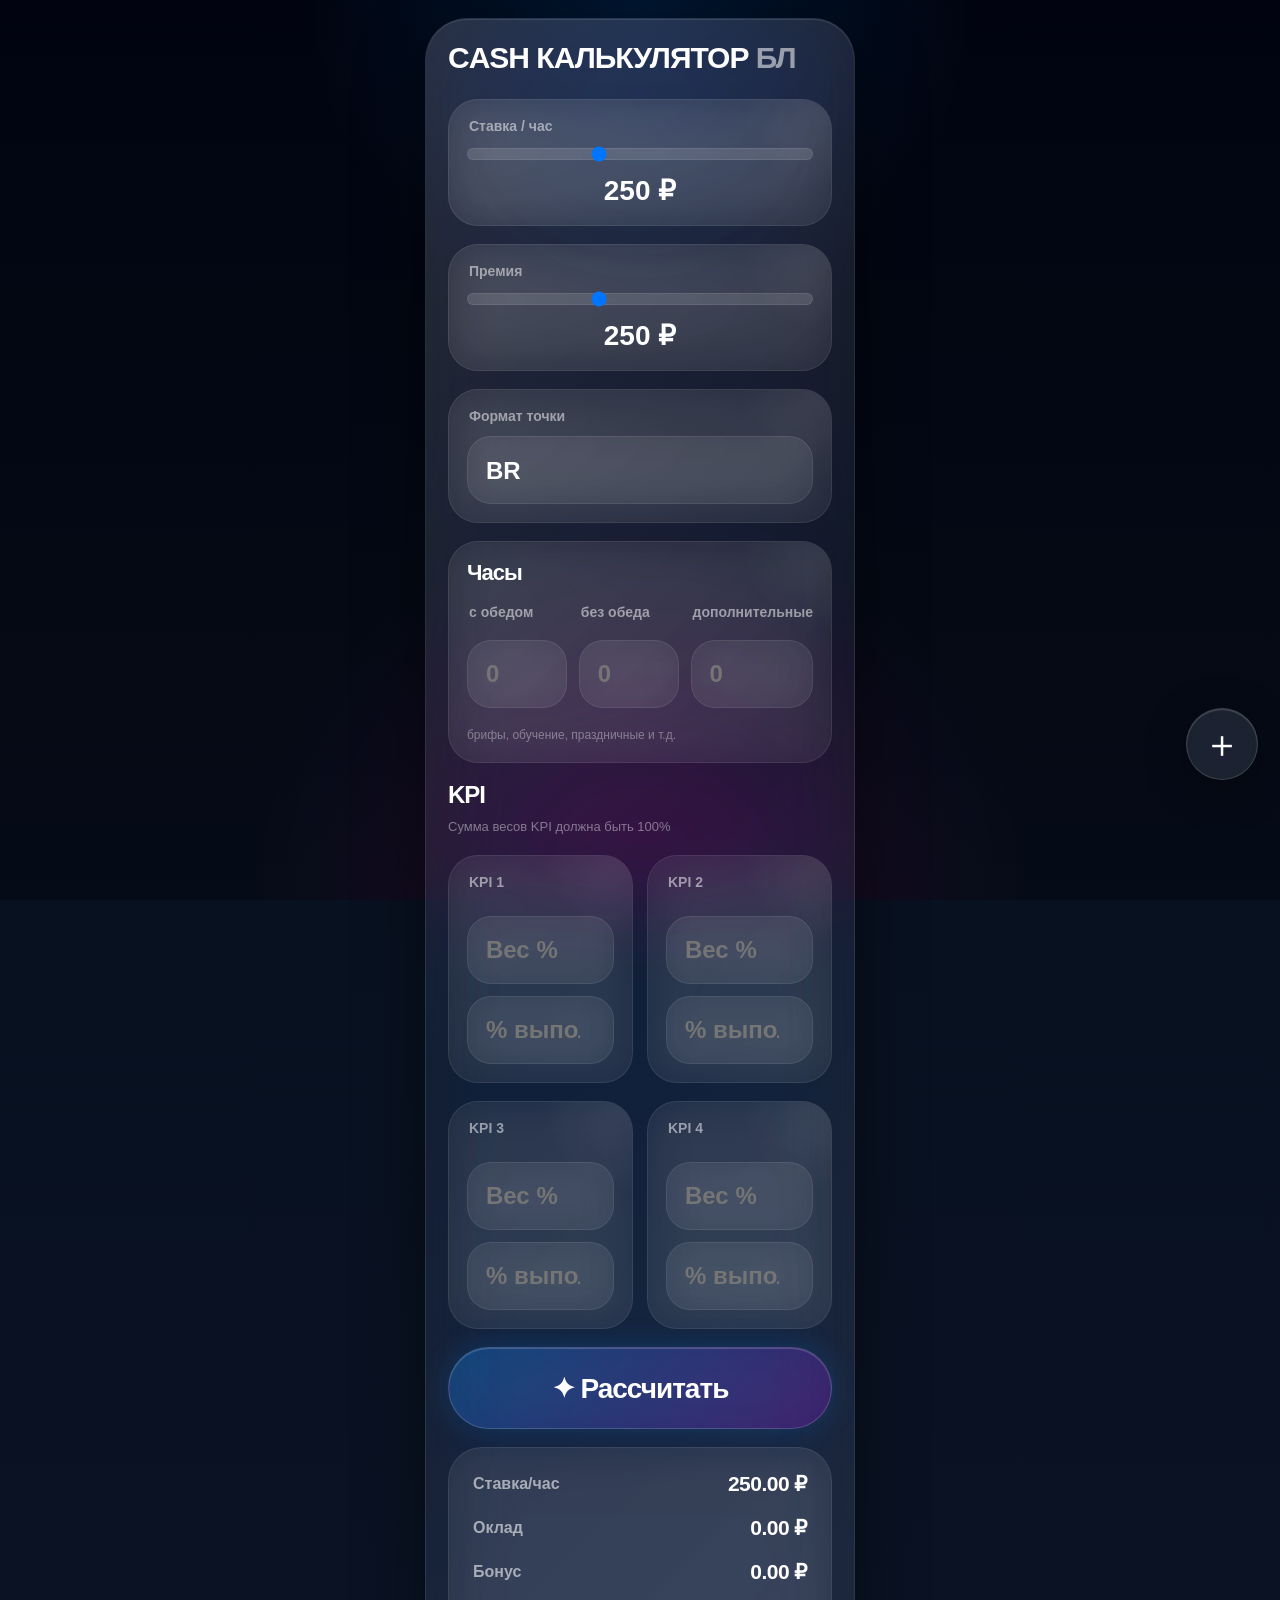
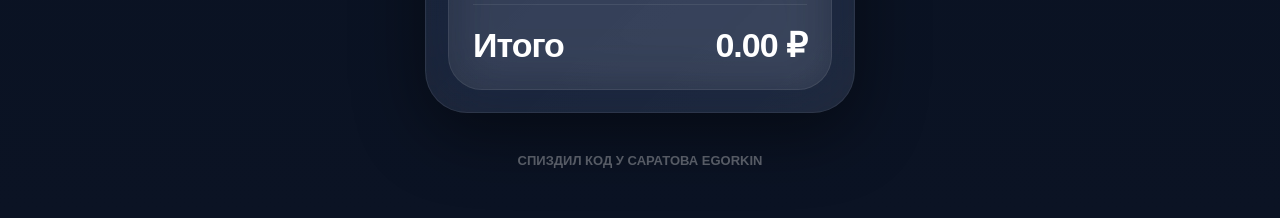
<file: index.html.html>
<!DOCTYPE html>
<html lang="ru">

<head>

<meta charset="UTF-8"/>

<meta
name="viewport"
content="width=device-width, initial-scale=1.0, viewport-fit=cover"
/>

<meta
name="apple-mobile-web-app-capable"
content="yes"
/>

<meta
name="apple-mobile-web-app-status-bar-style"
content="black-translucent"
/>

<meta
name="theme-color"
content="#050816"
/>

<title>CASH КАЛЬКУЛЯТОР</title>

<style>

@font-face{
font-family:'SF Pro Display';
src:local('SF Pro Display');
}

:root{

--glass:
rgba(255,255,255,.07);

--border:
rgba(255,255,255,.12);

--text:
rgba(255,255,255,.96);

--sub:
rgba(255,255,255,.52);

--shadow:
0 20px 70px rgba(0,0,0,.45);

}

*{
margin:0;
padding:0;
box-sizing:border-box;
}

html{
scroll-behavior:smooth;
-webkit-tap-highlight-color:transparent;
}

body{

font-family:
'SF Pro Display',
-apple-system,
BlinkMacSystemFont,
sans-serif;

min-height:100vh;

padding:
max(18px, env(safe-area-inset-top))
18px
max(40px, env(safe-area-inset-bottom));

background:
linear-gradient(
180deg,
#020617,
#081120,
#0b1324
);

overflow-y:auto;

position:relative;

display:flex;
justify-content:center;

}

body::before{

content:'';

position:fixed;
inset:0;

background:
url('https://images.unsplash.com/photo-1519608487953-e999c86e7455?q=80&w=1600&auto=format&fit=crop')
center/cover;

filter:
blur(24px)
brightness(.35)
saturate(130%);

transform:scale(1.08);

z-index:-3;

}

body::after{

content:'';

position:fixed;
inset:0;

background:

radial-gradient(
circle at top,
rgba(0,140,255,.14),
transparent 30%
),

radial-gradient(
circle at bottom,
rgba(255,0,180,.12),
transparent 35%
),

rgba(0,0,0,.28);

z-index:-2;

}

.page{

width:100%;
max-width:430px;

display:flex;
flex-direction:column;

gap:18px;

}

.panel{

padding:22px;

border-radius:42px;

background:
rgba(255,255,255,.06);

backdrop-filter:
blur(42px)
saturate(180%);

-webkit-backdrop-filter:
blur(42px)
saturate(180%);

border:
1px solid rgba(255,255,255,.10);

box-shadow:

var(--shadow),

inset 0 1px 1px
rgba(255,255,255,.12);

display:flex;
flex-direction:column;

gap:18px;

position:relative;

overflow:hidden;

}

.panel::before{

content:'';

position:absolute;
inset:0;

background:
linear-gradient(
135deg,
rgba(255,255,255,.10),
transparent,
rgba(255,255,255,.04)
);

pointer-events:none;

}

.title{

font-size:30px;

font-weight:700;

letter-spacing:-1px;

color:white;

margin-bottom:6px;

}

.beta{
opacity:.55;
}

.glass-block{

padding:18px;

border-radius:30px;

background:
rgba(255,255,255,.05);

border:
1px solid rgba(255,255,255,.08);

backdrop-filter:
blur(24px);

-webkit-backdrop-filter:
blur(24px);

position:relative;

overflow:hidden;

}

.glass-block::before{

content:'';

position:absolute;

width:180px;
height:180px;

background:
radial-gradient(
circle,
rgba(255,255,255,.08),
transparent 70%
);

top:-90px;
right:-90px;

}

.big,
.kpi-label,
.hours-col label{

display:block;

font-size:14px;

font-weight:600;

color:var(--sub);

margin-bottom:12px;

padding-left:2px;

}

select,
input{

width:100%;

height:68px;

border:none;

outline:none;

border-radius:24px;

padding:0 18px;

background:
rgba(255,255,255,.06);

border:
1px solid rgba(255,255,255,.08);

color:white;

font-size:24px;

font-weight:700;

font-family:inherit;

appearance:none;

-webkit-appearance:none;

backdrop-filter:
blur(20px);

-webkit-backdrop-filter:
blur(20px);

}

input[type=range]{

height:12px;

padding:0;

border-radius:999px;

background:
rgba(255,255,255,.12);

}

.hours-block{

display:flex;
flex-direction:column;
gap:18px;

}

.hours-title{

font-size:22px;
font-weight:700;
letter-spacing:-1px;
color:white;

}

.hours-grid{

display:grid;

grid-template-columns:
1fr 1fr 1fr;

gap:12px;

}

.hours-col{

display:flex;
flex-direction:column;
gap:8px;

}

.hours-hint{

font-size:12px;

line-height:1.5;

color:
rgba(255,255,255,.38);

}

.kpi-title{

font-size:24px;
font-weight:700;
letter-spacing:-1px;
color:white;

}

.hint{

font-size:13px;
line-height:1.5;

color:
rgba(255,255,255,.42);

margin-top:-10px;

}

.kpi-row{

display:grid;

grid-template-columns:
1fr 1fr;

gap:14px;

}

.kpi-block{

display:flex;
flex-direction:column;
gap:14px;

}

.kpi-inputs{

display:flex;
flex-direction:column;
gap:12px;

}

.result-block{

padding:24px;

border-radius:34px;

background:
rgba(255,255,255,.05);

border:
1px solid rgba(255,255,255,.08);

display:flex;
flex-direction:column;
gap:20px;

backdrop-filter:
blur(24px);

}

.result-row{

display:flex;
justify-content:space-between;
align-items:center;

}

.res-label{

font-size:16px;

font-weight:600;

color:
rgba(255,255,255,.58);

}

.res-val{

font-size:21px;

font-weight:700;

letter-spacing:-.5px;

color:white;

}

.total{

padding-top:20px;

border-top:
1px solid rgba(255,255,255,.08);

}

.total .res-label,
.total .res-val{

font-size:34px;

font-weight:800;

letter-spacing:-1px;

color:white;

}

.calc-btn{

width:100%;

height:82px;

border:none;

border-radius:999px;

cursor:pointer;

background:
linear-gradient(
135deg,
rgba(0,140,255,.30),
rgba(170,0,255,.22)
);

backdrop-filter:
blur(40px);

color:white;

font-size:28px;

font-weight:700;

letter-spacing:-1px;

border:
1px solid rgba(255,255,255,.16);

box-shadow:

0 0 30px rgba(0,140,255,.20),

inset 0 1px 1px rgba(255,255,255,.18);

}

.slider-value{

margin-top:10px;

font-size:28px;

font-weight:700;

color:white;

text-align:center;

}

#funBtn{

position:fixed;

right:22px;

bottom:34px;

width:68px;
height:68px;

border:none;

border-radius:50%;

background:
rgba(255,255,255,.10);

backdrop-filter:
blur(30px)
saturate(180%);

border:
1px solid rgba(255,255,255,.14);

box-shadow:

0 10px 40px rgba(0,0,0,.35),

inset 0 1px 1px rgba(255,255,255,.18);

color:white;

font-size:38px;

font-weight:300;

cursor:pointer;

z-index:999;

}

#funPopup{

position:fixed;

left:50%;
bottom:120px;

transform:
translateX(-50%)
translateY(20px);

padding:18px 26px;

border-radius:28px;

background:
rgba(255,255,255,.10);

backdrop-filter:
blur(40px);

border:
1px solid rgba(255,255,255,.14);

color:white;

font-size:16px;

font-weight:600;

opacity:0;

pointer-events:none;

transition:.35s;

z-index:998;

}

#funPopup.show{

opacity:1;

transform:
translateX(-50%)
translateY(0);

}

.footer-glass{

width:100%;

text-align:center;

margin-top:22px;

padding-bottom:
max(10px, env(safe-area-inset-bottom));

font-size:13px;

font-weight:600;

color:
rgba(255,255,255,.35);

}

@media(max-width:480px){

.kpi-row{
grid-template-columns:1fr;
}

.hours-grid{
grid-template-columns:1fr;
}

.title{
font-size:26px;
}

.total .res-label,
.total .res-val{
font-size:26px;
}

}


/* Premium motion + proper flying FAB */
.page{
perspective:1200px;
}
.glass-block,.result-block,.calc-btn,.kpi-title,.hint{
opacity:0;
transform:translateY(40px) scale(.96);
transition:
transform .85s cubic-bezier(.22,1,.36,1),
opacity .85s cubic-bezier(.22,1,.36,1),
box-shadow .35s;
will-change:transform,opacity;
}
.reveal-show{
opacity:1!important;
transform:translateY(0) scale(1)!important;
}
.glass-block:hover{
transform:translateY(-3px) scale(1.01);
}
.glass-block::after{
content:'';
position:absolute;
inset:-40%;
background:linear-gradient(120deg,transparent,rgba(255,255,255,.08),transparent);
transform:translateX(-100%);
animation:glassShine 10s linear infinite;
pointer-events:none;
}
@keyframes glassShine{
to{transform:translateX(220%);}
}
.calc-btn{
transition:
transform .18s cubic-bezier(.2,.9,.2,1),
box-shadow .25s;
}
.calc-btn:active{
transform:scale(.97);
}
#funBtn{
position:fixed!important;
right:22px!important;
bottom:120px!important;
width:72px!important;
height:72px!important;
border-radius:50%;
z-index:9999!important;
transition:
transform .35s cubic-bezier(.22,1.4,.36,1),
box-shadow .25s;
}

</style>

</head>

<body>

<div class="page">

<div class="panel">

<h1 class="title">
CASH КАЛЬКУЛЯТОР
<span class="beta">БЛ</span>
</h1>

<div class="glass-block">

<label class="big">
Ставка / час
</label>

<input
type="range"
id="rateSlider"
min="100"
max="500"
value="250"
/>

<div
class="slider-value"
id="rateValue"
>
250 ₽
</div>

</div>

<div class="glass-block">

<label class="big">
Премия
</label>

<input
type="range"
id="premiumSlider"
min="100"
max="500"
value="250"
/>

<div
class="slider-value"
id="premiumValue"
>
250 ₽
</div>

</div>

<div class="glass-block">

<label class="big">
Формат точки
</label>

<select id="format">

<option value="BR">
BR
</option>

<option value="MAU">
MAU
</option>

</select>

</div>

<div class="glass-block hours-block">

<h3 class="hours-title">
Часы
</h3>

<div class="hours-grid">

<div class="hours-col">

<label>
с обедом
</label>

<input
id="hoursWith"
type="number"
placeholder="0"
/>

</div>

<div class="hours-col">

<label>
без обеда
</label>

<input
id="hoursWithout"
type="number"
placeholder="0"
/>

</div>

<div class="hours-col">

<label>
дополнительные
</label>

<input
id="hoursBuffer"
type="number"
placeholder="0"
/>

</div>

</div>

<p class="hours-hint">
брифы, обучение, праздничные и т.д.
</p>

</div>

<h2 class="kpi-title">
KPI
</h2>

<p class="hint">
Сумма весов KPI должна быть 100%
</p>

<div class="kpi-row">

<div class="glass-block kpi-block">

<label class="kpi-label">
KPI 1
</label>

<div class="kpi-inputs">

<input id="w1" type="number" placeholder="Вес %"/>
<input id="v1" type="number" placeholder="% выполнения"/>

</div>

</div>

<div class="glass-block kpi-block">

<label class="kpi-label">
KPI 2
</label>

<div class="kpi-inputs">

<input id="w2" type="number" placeholder="Вес %"/>
<input id="v2" type="number" placeholder="% выполнения"/>

</div>

</div>

</div>

<div class="kpi-row">

<div class="glass-block kpi-block">

<label class="kpi-label">
KPI 3
</label>

<div class="kpi-inputs">

<input id="w3" type="number" placeholder="Вес %"/>
<input id="v3" type="number" placeholder="% выполнения"/>

</div>

</div>

<div class="glass-block kpi-block">

<label class="kpi-label">
KPI 4
</label>

<div class="kpi-inputs">

<input id="w4" type="number" placeholder="Вес %"/>
<input id="v4" type="number" placeholder="% выполнения"/>

</div>

</div>

</div>

<button
class="calc-btn"
onclick="calculate()"
>
✦ Рассчитать
</button>

<div class="result-block">

<div class="result-row">
<div class="res-label">Ставка/час</div>
<div id="rate" class="res-val">—</div>
</div>

<div class="result-row">
<div class="res-label">Оклад</div>
<div id="oklad" class="res-val">—</div>
</div>

<div class="result-row">
<div class="res-label">Бонус</div>
<div id="bonus" class="res-val">—</div>
</div>

<div class="result-row total">
<div class="res-label">Итого</div>
<div id="total" class="res-val">—</div>
</div>

</div>

</div>

<div class="footer-glass">
СПИЗДИЛ КОД У САРАТОВА EGORKIN
</div>

</div>

<button id="funBtn">
＋
</button>

<div id="funPopup">
Пошел нахуй один долбоеб клиент.
</div>

<script>

const rateSlider =
document.getElementById('rateSlider');

const premiumSlider =
document.getElementById('premiumSlider');

const rateValue =
document.getElementById('rateValue');

const premiumValue =
document.getElementById('premiumValue');

function fmtMoney(n){
return Number(n).toFixed(2)+' ₽';
}

function normalizeKPIraw(raw){

const v = parseFloat(raw);

if(isNaN(v)) return null;
if(v < 80) return 0;
if(v >= 80 && v < 90) return 60;
if(v >= 90 && v < 100) return 80;
if(v === 100) return 100;

if(v > 100){

const over = v - 100;

return Math.min(
100 + over * 2.5,
125
);

}

return null;

}

function calculate(){

const baseRate =
parseFloat(rateSlider.value);

const premiumRate =
parseFloat(premiumSlider.value);

const format =
document.getElementById('format').value;

const hw =
parseFloat(document.getElementById('hoursWith').value) || 0;

const hwo =
parseFloat(document.getElementById('hoursWithout').value) || 0;

const buffer =
parseFloat(document.getElementById('hoursBuffer').value) || 0;

const rate =
format === 'MAU'
? baseRate * 1.10
: baseRate;

const oklad =
rate * (hw + buffer);

const bonusHour =
premiumRate;

const baseBonus =
bonusHour * hwo;

let bonus =
baseBonus;

const used = [];

for(let i=1;i<=4;i++){

const w =
parseFloat(document.getElementById('w'+i).value);

const v =
parseFloat(document.getElementById('v'+i).value);

if(!isNaN(w)||!isNaN(v)){

used.push({

w:isNaN(w)?0:w,
v:isNaN(v)?0:v

});

}

}

if(used.length > 0){

const sumW =
used.reduce((s,it)=>s+it.w,0);

const normalized =
sumW === 0
? used.map(()=>100/used.length)
: used.map(it=>(it.w/sumW)*100);

bonus = 0;

for(let i=0;i<used.length;i++){

const nRaw =
normalizeKPIraw(used[i].v);

const coefficient =
nRaw === null
? 0
: nRaw / 100;

bonus +=
(baseBonus / 100)
*
normalized[i]
*
coefficient;

}

}

const total =
oklad + bonus;

document.getElementById('rate').textContent =
fmtMoney(rate);

document.getElementById('oklad').textContent =
fmtMoney(oklad);

document.getElementById('bonus').textContent =
fmtMoney(bonus);

document.getElementById('total').textContent =
fmtMoney(total);

rateValue.textContent =
baseRate + ' ₽';

premiumValue.textContent =
premiumRate + ' ₽';

}

document.querySelectorAll(
'input,select'
).forEach(el=>{

el.addEventListener('input',calculate);
el.addEventListener('change',calculate);

});

calculate();

const funBtn =
document.getElementById('funBtn');

const funPopup =
document.getElementById('funPopup');

funBtn.addEventListener(
'click',
()=>{

funPopup.classList.add('show');

setTimeout(()=>{

funPopup.classList.remove('show');

},2000);

}
);


/* Live slider + haptic */
rateSlider.addEventListener('input',()=>{
rateValue.textContent=rateSlider.value+' ₽';
if(navigator.vibrate) navigator.vibrate(6);
});
premiumSlider.addEventListener('input',()=>{
premiumValue.textContent=premiumSlider.value+' ₽';
if(navigator.vibrate) navigator.vibrate(6);
});

/* Animate money */
function animateMoney(id,val){
const el=document.getElementById(id);
const end=parseFloat(val)||0;
const start=parseFloat((el.dataset.prev||0));
el.dataset.prev=end;
const t0=performance.now();
function frame(t){
const p=Math.min((t-t0)/450,1);
const eased=1-Math.pow(1-p,3);
const cur=start+(end-start)*eased;
el.textContent=fmtMoney(cur);
if(p<1) requestAnimationFrame(frame);
}
requestAnimationFrame(frame);
}

const origCalc=calculate;
calculate=function(){
origCalc();
['rate','oklad','bonus','total'].forEach(id=>{
const v=document.getElementById(id).textContent.replace(/[^0-9.]/g,'');
animateMoney(id,v);
});
}

/* Scroll reveal with stagger + bounce */
const reveal=document.querySelectorAll('.glass-block,.result-block,.calc-btn,.kpi-title,.hint');
reveal.forEach((el,i)=>{
el.style.transitionDelay=(i*70)+'ms';
});
const io=new IntersectionObserver((entries)=>{
entries.forEach(e=>{
if(e.isIntersecting){
e.target.classList.add('reveal-show');
}
});
},{threshold:.14});
reveal.forEach(el=>io.observe(el));

/* Flying FAB: stays bottom-right but reacts to scroll */
const fab=document.getElementById('funBtn');
let fabOffset=0;
window.addEventListener('scroll',()=>{
fabOffset=Math.sin(window.scrollY*0.025)*-12;
});
function fabAnim(){
fab.style.transform='translateY('+fabOffset+'px) scale('+(1+Math.abs(fabOffset)/80)+')';
requestAnimationFrame(fabAnim);
}
fabAnim();

</script>

</body>
</html>
</file>
